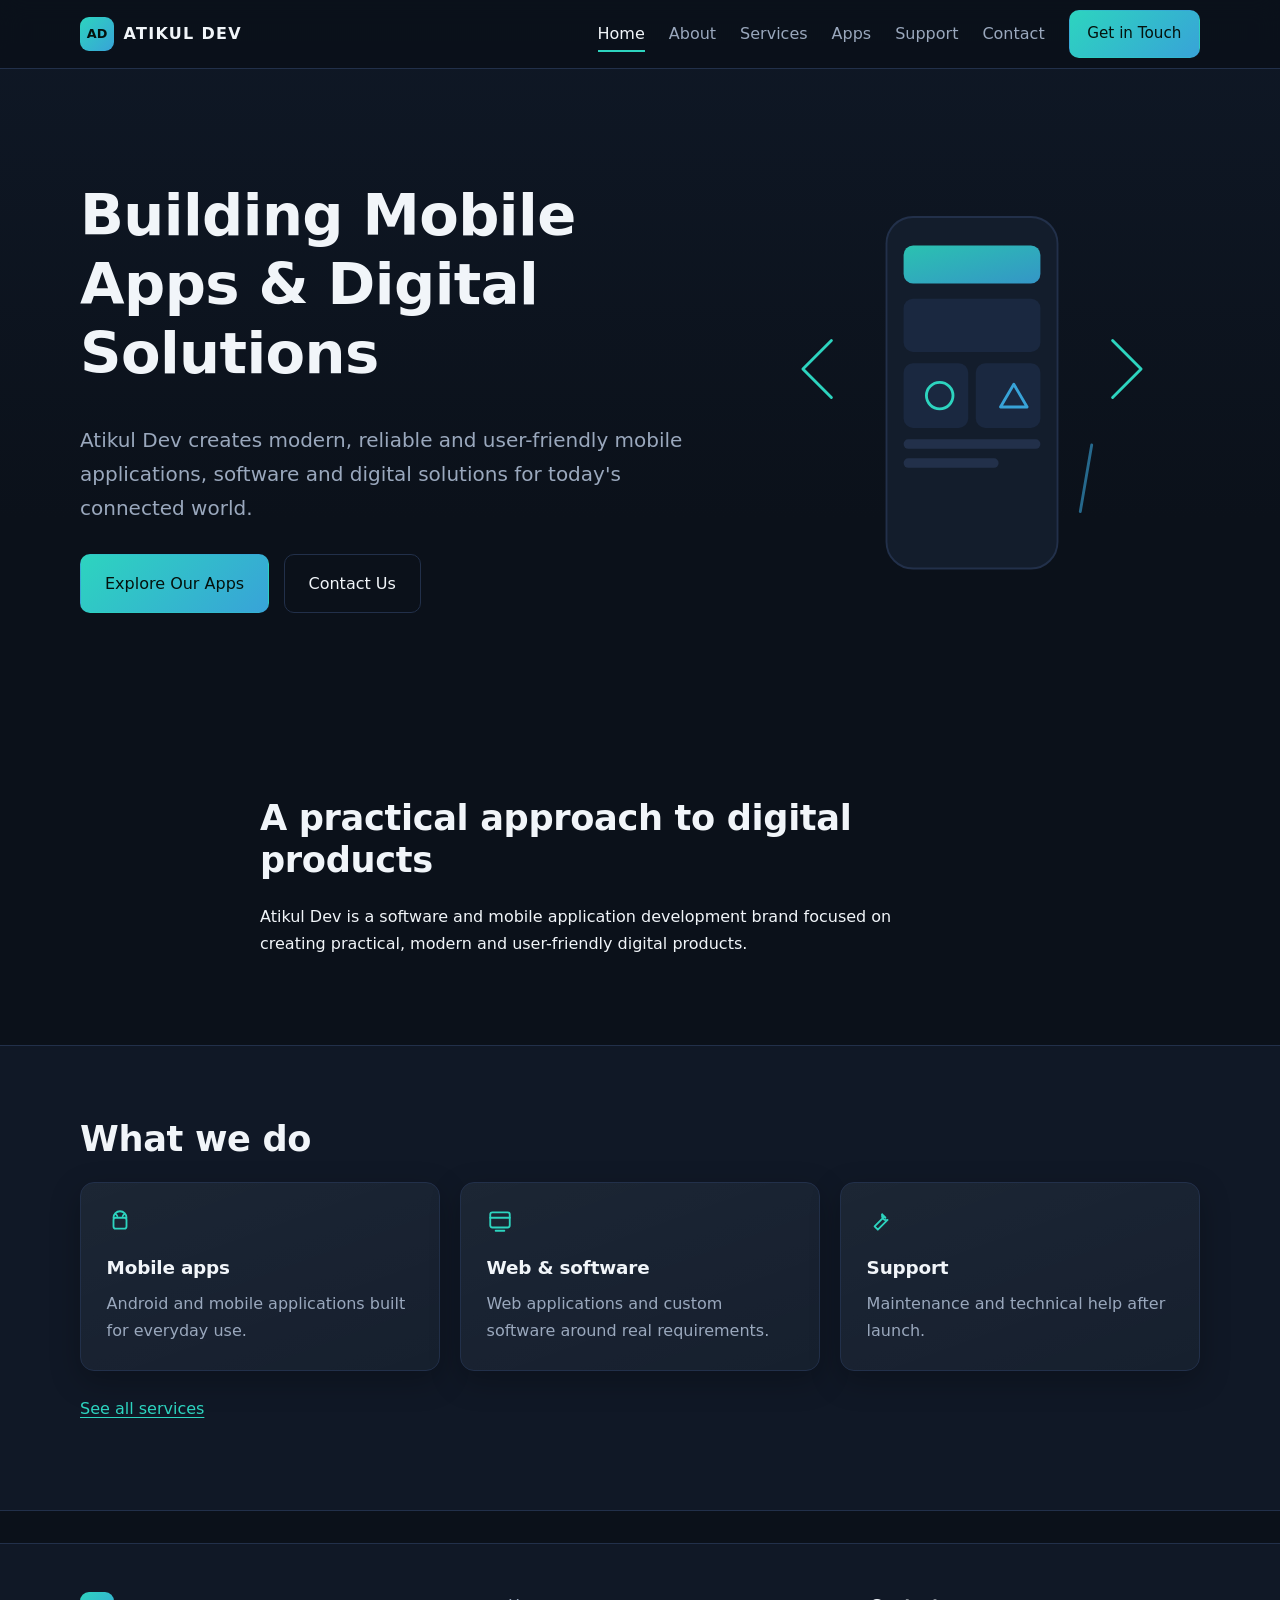
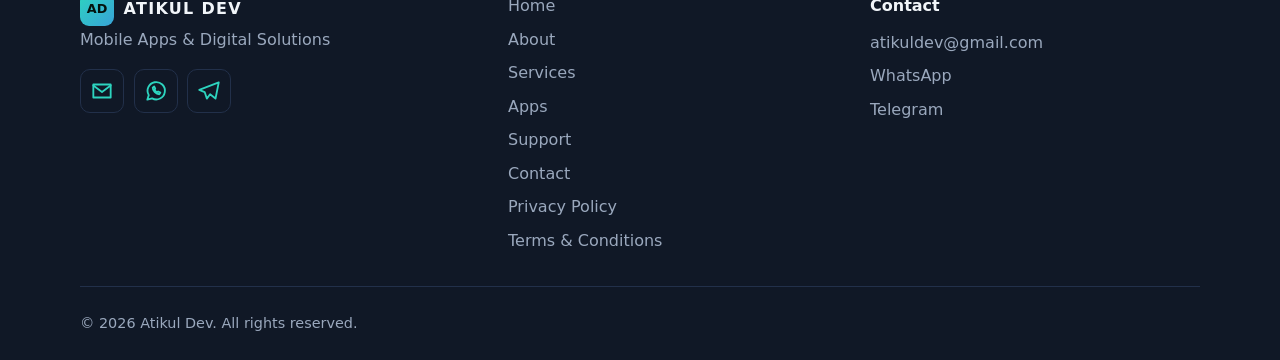
<file: index.html>
<!DOCTYPE html>
<html lang="en">
<head>
<meta charset="UTF-8">
<meta name="viewport" content="width=device-width, initial-scale=1">
<title>Atikul Dev | Mobile App &amp; Software Development</title>
<meta name="description" content="Atikul Dev develops modern mobile applications, software and digital solutions.">
<link rel="canonical" href="https://atikuldev.online/">
<meta property="og:type" content="website"><meta property="og:site_name" content="Atikul Dev">
<meta property="og:title" content="Atikul Dev | Mobile App &amp; Software Development"><meta property="og:description" content="Atikul Dev develops modern mobile applications, software and digital solutions.">
<meta property="og:url" content="https://atikuldev.online/">
<meta name="theme-color" content="#0b111a">
<link rel="icon" href="favicon.ico" sizes="any"><link rel="icon" href="assets/icons/favicon.svg" type="image/svg+xml">
<link rel="stylesheet" href="assets/css/style.css">
</head>
<body>
<a class="skip" href="#main">Skip to content</a>
<header class="site-header"><div class="wrap bar">
<a class="logo" href="index.html" aria-label="Atikul Dev home"><span class="mark" aria-hidden="true">AD</span>ATIKUL DEV</a>
<nav aria-label="Main navigation"><ul id="menu" class="menu"><li><a href="index.html" aria-current="page">Home</a></li><li><a href="about.html">About</a></li><li><a href="services.html">Services</a></li><li><a href="apps.html">Apps</a></li><li><a href="support.html">Support</a></li><li><a href="contact.html">Contact</a></li><li class="menu-cta"><a class="btn btn-sm" href="contact.html">Get in Touch</a></li></ul></nav>
<button class="burger" id="burger" aria-label="Open menu" aria-expanded="false" aria-controls="menu"><span></span><span></span><span></span></button>
</div></header>
<main id="main">
<section class="hero"><div class="wrap hgrid"><div>
<h1>Building Mobile Apps &amp; Digital Solutions</h1>
<p class="lead">Atikul Dev creates modern, reliable and user-friendly mobile applications, software and digital solutions for today's connected world.</p>
<div class="actions"><a class="btn" href="apps.html">Explore Our Apps</a><a class="btn btn-ghost" href="contact.html">Contact Us</a></div></div>
<div class="hero-visual"><svg class="hero-art" viewBox="0 0 400 420" role="img" aria-label="Abstract illustration of a mobile app interface and code"><defs><linearGradient id="g" x1="0" y1="0" x2="1" y2="1"><stop offset="0" stop-color="#2dd4bf"/><stop offset="1" stop-color="#38a3d8"/></linearGradient></defs>
<rect x="110" y="20" width="180" height="370" rx="28" fill="#131d2c" stroke="#22304a" stroke-width="2"/><rect x="128" y="50" width="144" height="40" rx="10" fill="url(#g)" opacity=".9"/>
<rect x="128" y="106" width="144" height="56" rx="10" fill="#1a2840"/><rect x="128" y="174" width="68" height="68" rx="10" fill="#1a2840"/><rect x="204" y="174" width="68" height="68" rx="10" fill="#1a2840"/>
<rect x="128" y="254" width="144" height="10" rx="5" fill="#22304a"/><rect x="128" y="274" width="100" height="10" rx="5" fill="#22304a"/><circle cx="166" cy="208" r="14" fill="none" stroke="#2dd4bf" stroke-width="3"/><path d="M230 220l14-24 14 24z" fill="none" stroke="#38a3d8" stroke-width="3" stroke-linejoin="round"/>
<g fill="none" stroke="#2dd4bf" stroke-width="3" stroke-linecap="round" stroke-linejoin="round"><path d="M52 150l-30 30 30 30"/><path d="M348 150l30 30-30 30"/></g><path d="M326 260l-12 70" stroke="#38a3d8" stroke-width="3" stroke-linecap="round" opacity=".6"/></svg></div></div></section>
<section class="section"><div class="wrap narrow"><h2>A practical approach to digital products</h2>
<p>Atikul Dev is a software and mobile application development brand focused on creating practical, modern and user-friendly digital products.</p></div></section>
<section class="section alt"><div class="wrap"><h2>What we do</h2><div class="grid3">
<article class="card"><svg class="ic" viewBox="0 0 24 24" fill="none" stroke="currentColor" stroke-width="1.700" stroke-linecap="round" stroke-linejoin="round" aria-hidden="true"><rect x="6" y="9" width="12" height="10" rx="2"/><path d="M8 5l1.500 2.500M16 5l-1.500 2.500M6 9a6 6 0 0 1 12 0"/></svg><h3>Mobile apps</h3><p>Android and mobile applications built for everyday use.</p></article>
<article class="card"><svg class="ic" viewBox="0 0 24 24" fill="none" stroke="currentColor" stroke-width="1.700" stroke-linecap="round" stroke-linejoin="round" aria-hidden="true"><rect x="3" y="4" width="18" height="14" rx="2"/><path d="M3 9h18M8 21h8"/></svg><h3>Web &amp; software</h3><p>Web applications and custom software around real requirements.</p></article>
<article class="card"><svg class="ic" viewBox="0 0 24 24" fill="none" stroke="currentColor" stroke-width="1.700" stroke-linecap="round" stroke-linejoin="round" aria-hidden="true"><path d="M14 6a4 4 0 0 0 5 5l-9 9-3-3 9-9"/><path d="M14 6l3 3"/></svg><h3>Support</h3><p>Maintenance and technical help after launch.</p></article></div>
<p class="more"><a href="services.html">See all services</a></p></div></section>
</main>
<footer class="site-footer"><div class="wrap fgrid">
<div><a class="logo" href="index.html"><span class="mark" aria-hidden="true">AD</span>ATIKUL DEV</a><p class="muted">Mobile Apps &amp; Digital Solutions</p>
<div class="social"><a href="mailto:atikuldev@gmail.com" aria-label="Email"><svg class="ic" viewBox="0 0 24 24" fill="none" stroke="currentColor" stroke-width="1.700" stroke-linecap="round" stroke-linejoin="round" aria-hidden="true"><path d="M4 6h16v12H4z"/><path d="m4 7 8 6 8-6"/></svg></a><a href="https://wa.me/8801632938703" aria-label="WhatsApp" rel="noopener"><svg class="ic" viewBox="0 0 24 24" fill="none" stroke="currentColor" stroke-width="1.700" stroke-linecap="round" stroke-linejoin="round" aria-hidden="true"><path d="M4 20l1.3-4.2A8 8 0 1 1 8.4 18.8z"/><path d="M9 9c0 3 3 6 6 6l1-1.5-2-1-1 .7c-1-.4-2-1.4-2.400-2.400l.7-1-1-2z"/></svg></a><a href="https://t.me/atikuldev" aria-label="Telegram" rel="noopener"><svg class="ic" viewBox="0 0 24 24" fill="none" stroke="currentColor" stroke-width="1.700" stroke-linecap="round" stroke-linejoin="round" aria-hidden="true"><path d="M21 4 3 11l5 2 2 6 3-4 5 4z"/></svg></a></div></div>
<nav aria-label="Footer navigation"><ul class="flinks"><li><a href="index.html">Home</a></li><li><a href="about.html">About</a></li><li><a href="services.html">Services</a></li><li><a href="apps.html">Apps</a></li><li><a href="support.html">Support</a></li><li><a href="contact.html">Contact</a></li><li><a href="privacy-policy.html">Privacy Policy</a></li><li><a href="terms.html">Terms &amp; Conditions</a></li></ul></nav>
<div><p class="fh">Contact</p><ul class="flinks"><li><a href="mailto:atikuldev@gmail.com">atikuldev@gmail.com</a></li><li><a href="https://wa.me/8801632938703" rel="noopener">WhatsApp</a></li><li><a href="https://t.me/atikuldev" rel="noopener">Telegram</a></li></ul></div>
</div><div class="wrap copy">&copy; 2026 Atikul Dev. All rights reserved.</div></footer>
<script src="assets/js/script.js" defer></script>
</body></html>
</file>
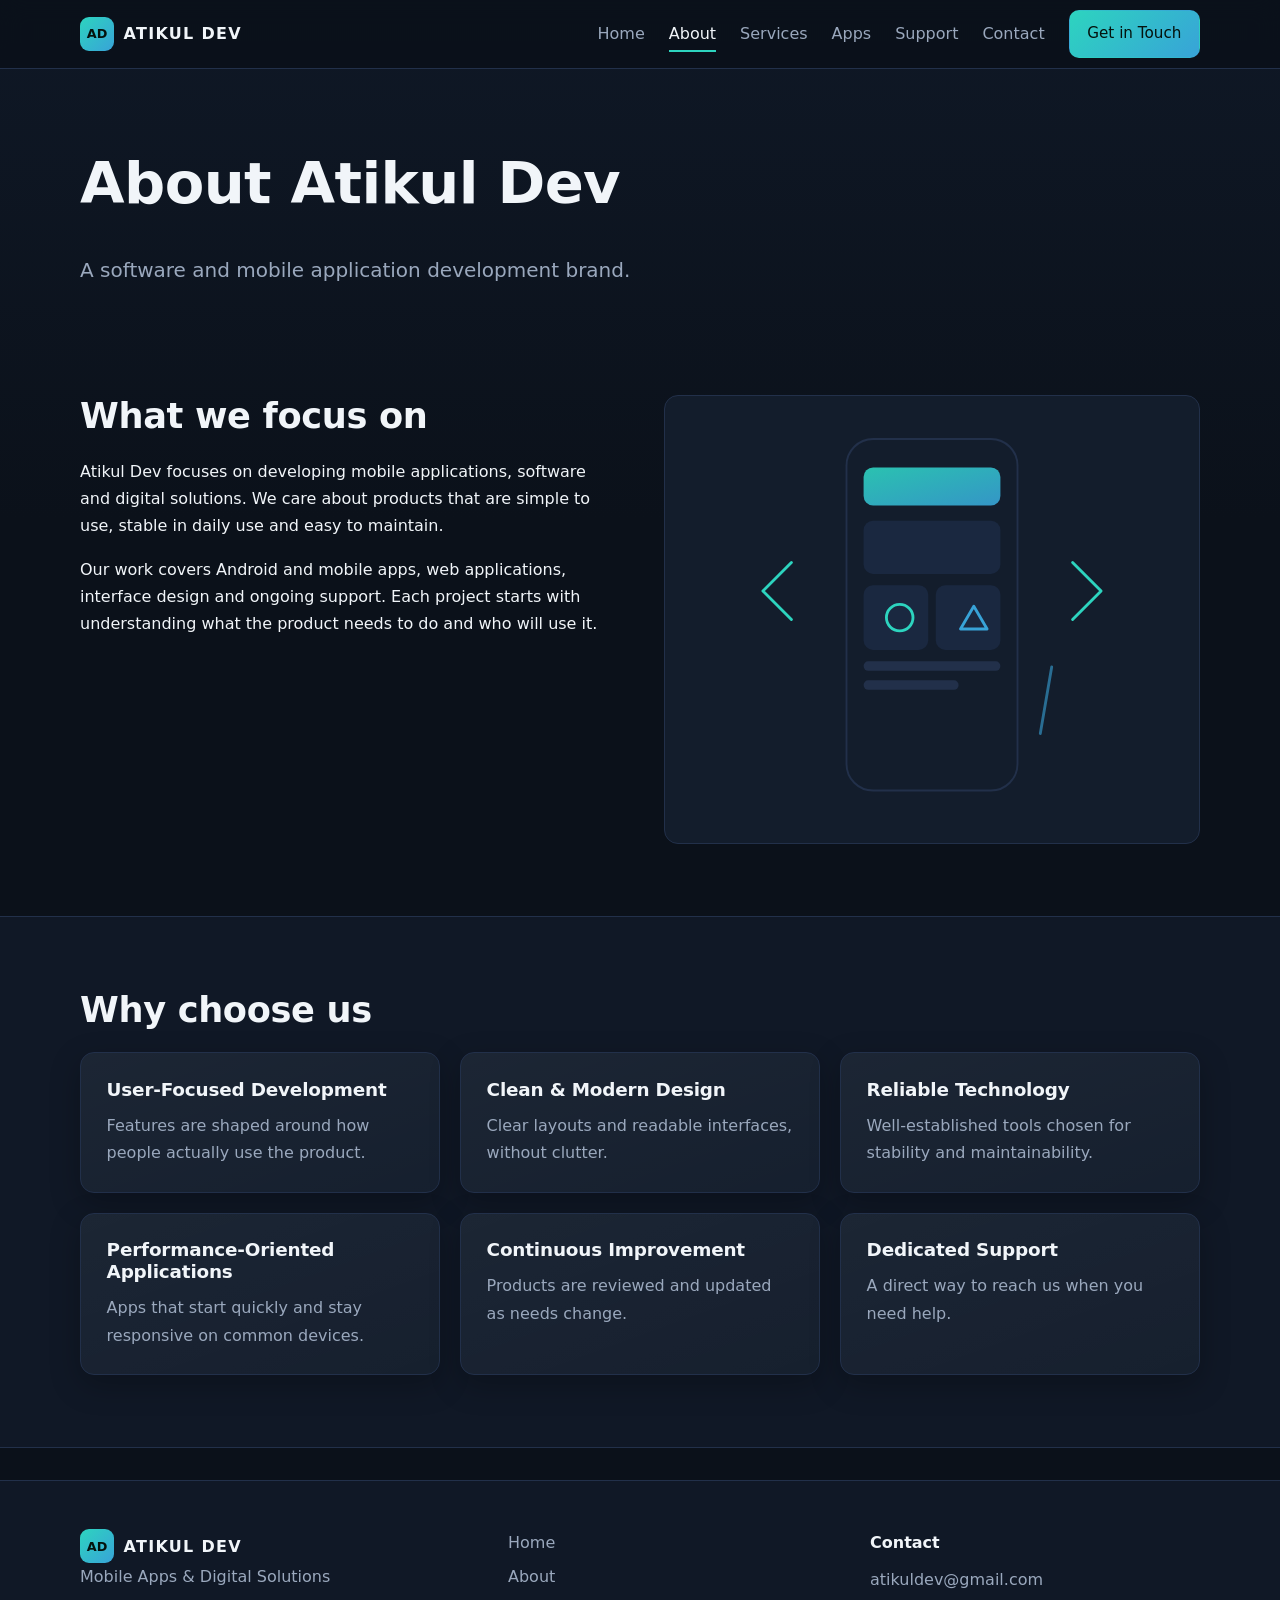
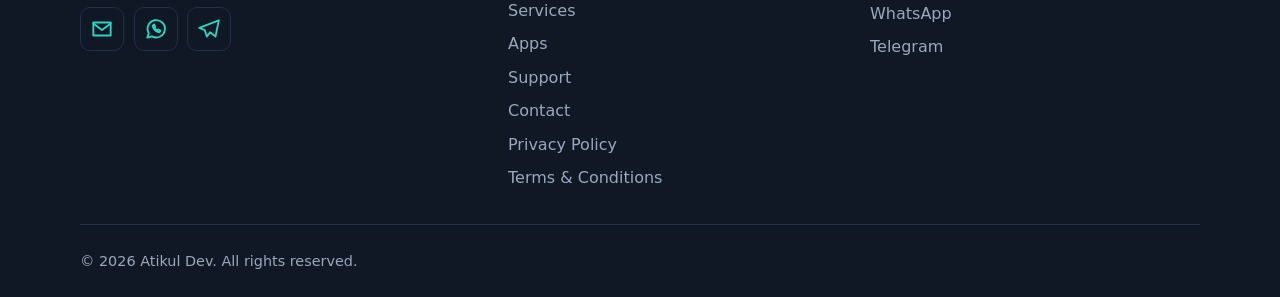
<file: about.html>
<!DOCTYPE html>
<html lang="en">
<head>
<meta charset="UTF-8">
<meta name="viewport" content="width=device-width, initial-scale=1">
<title>About Atikul Dev | Atikul Dev</title>
<meta name="description" content="Learn about Atikul Dev, a software and mobile application development brand.">
<link rel="canonical" href="https://atikuldev.online/about.html">
<meta property="og:type" content="website"><meta property="og:site_name" content="Atikul Dev">
<meta property="og:title" content="About Atikul Dev | Atikul Dev"><meta property="og:description" content="Learn about Atikul Dev, a software and mobile application development brand.">
<meta property="og:url" content="https://atikuldev.online/about.html">
<meta name="theme-color" content="#0b111a">
<link rel="icon" href="favicon.ico" sizes="any"><link rel="icon" href="assets/icons/favicon.svg" type="image/svg+xml">
<link rel="stylesheet" href="assets/css/style.css">
</head>
<body>
<a class="skip" href="#main">Skip to content</a>
<header class="site-header"><div class="wrap bar">
<a class="logo" href="index.html" aria-label="Atikul Dev home"><span class="mark" aria-hidden="true">AD</span>ATIKUL DEV</a>
<nav aria-label="Main navigation"><ul id="menu" class="menu"><li><a href="index.html">Home</a></li><li><a href="about.html" aria-current="page">About</a></li><li><a href="services.html">Services</a></li><li><a href="apps.html">Apps</a></li><li><a href="support.html">Support</a></li><li><a href="contact.html">Contact</a></li><li class="menu-cta"><a class="btn btn-sm" href="contact.html">Get in Touch</a></li></ul></nav>
<button class="burger" id="burger" aria-label="Open menu" aria-expanded="false" aria-controls="menu"><span></span><span></span><span></span></button>
</div></header>
<main id="main">

<section class="page-head"><div class="wrap"><h1>About Atikul Dev</h1><p class="lead">A software and mobile application development brand.</p></div></section>
<section class="section"><div class="wrap two"><div><h2>What we focus on</h2>
<p>Atikul Dev focuses on developing mobile applications, software and digital solutions. We care about products that are simple to use, stable in daily use and easy to maintain.</p>
<p>Our work covers Android and mobile apps, web applications, interface design and ongoing support. Each project starts with understanding what the product needs to do and who will use it.</p></div>
<div class="panel"><svg class="hero-art" viewBox="0 0 400 420" role="img" aria-label="Abstract illustration of a mobile app interface and code"><defs><linearGradient id="g" x1="0" y1="0" x2="1" y2="1"><stop offset="0" stop-color="#2dd4bf"/><stop offset="1" stop-color="#38a3d8"/></linearGradient></defs>
<rect x="110" y="20" width="180" height="370" rx="28" fill="#131d2c" stroke="#22304a" stroke-width="2"/><rect x="128" y="50" width="144" height="40" rx="10" fill="url(#g)" opacity=".9"/>
<rect x="128" y="106" width="144" height="56" rx="10" fill="#1a2840"/><rect x="128" y="174" width="68" height="68" rx="10" fill="#1a2840"/><rect x="204" y="174" width="68" height="68" rx="10" fill="#1a2840"/>
<rect x="128" y="254" width="144" height="10" rx="5" fill="#22304a"/><rect x="128" y="274" width="100" height="10" rx="5" fill="#22304a"/><circle cx="166" cy="208" r="14" fill="none" stroke="#2dd4bf" stroke-width="3"/><path d="M230 220l14-24 14 24z" fill="none" stroke="#38a3d8" stroke-width="3" stroke-linejoin="round"/>
<g fill="none" stroke="#2dd4bf" stroke-width="3" stroke-linecap="round" stroke-linejoin="round"><path d="M52 150l-30 30 30 30"/><path d="M348 150l30 30-30 30"/></g><path d="M326 260l-12 70" stroke="#38a3d8" stroke-width="3" stroke-linecap="round" opacity=".6"/></svg></div></div></section>
<section class="section alt" id="why"><div class="wrap"><h2>Why choose us</h2><div class="grid3">
<article class="card"><h3>User-Focused Development</h3><p>Features are shaped around how people actually use the product.</p></article>
<article class="card"><h3>Clean &amp; Modern Design</h3><p>Clear layouts and readable interfaces, without clutter.</p></article>
<article class="card"><h3>Reliable Technology</h3><p>Well-established tools chosen for stability and maintainability.</p></article>
<article class="card"><h3>Performance-Oriented Applications</h3><p>Apps that start quickly and stay responsive on common devices.</p></article>
<article class="card"><h3>Continuous Improvement</h3><p>Products are reviewed and updated as needs change.</p></article>
<article class="card"><h3>Dedicated Support</h3><p>A direct way to reach us when you need help.</p></article></div></div></section>
</main>
<footer class="site-footer"><div class="wrap fgrid">
<div><a class="logo" href="index.html"><span class="mark" aria-hidden="true">AD</span>ATIKUL DEV</a><p class="muted">Mobile Apps &amp; Digital Solutions</p>
<div class="social"><a href="mailto:atikuldev@gmail.com" aria-label="Email"><svg class="ic" viewBox="0 0 24 24" fill="none" stroke="currentColor" stroke-width="1.700" stroke-linecap="round" stroke-linejoin="round" aria-hidden="true"><path d="M4 6h16v12H4z"/><path d="m4 7 8 6 8-6"/></svg></a><a href="https://wa.me/8801632938703" aria-label="WhatsApp" rel="noopener"><svg class="ic" viewBox="0 0 24 24" fill="none" stroke="currentColor" stroke-width="1.700" stroke-linecap="round" stroke-linejoin="round" aria-hidden="true"><path d="M4 20l1.3-4.2A8 8 0 1 1 8.4 18.8z"/><path d="M9 9c0 3 3 6 6 6l1-1.5-2-1-1 .7c-1-.4-2-1.4-2.400-2.400l.7-1-1-2z"/></svg></a><a href="https://t.me/atikuldev" aria-label="Telegram" rel="noopener"><svg class="ic" viewBox="0 0 24 24" fill="none" stroke="currentColor" stroke-width="1.700" stroke-linecap="round" stroke-linejoin="round" aria-hidden="true"><path d="M21 4 3 11l5 2 2 6 3-4 5 4z"/></svg></a></div></div>
<nav aria-label="Footer navigation"><ul class="flinks"><li><a href="index.html">Home</a></li><li><a href="about.html">About</a></li><li><a href="services.html">Services</a></li><li><a href="apps.html">Apps</a></li><li><a href="support.html">Support</a></li><li><a href="contact.html">Contact</a></li><li><a href="privacy-policy.html">Privacy Policy</a></li><li><a href="terms.html">Terms &amp; Conditions</a></li></ul></nav>
<div><p class="fh">Contact</p><ul class="flinks"><li><a href="mailto:atikuldev@gmail.com">atikuldev@gmail.com</a></li><li><a href="https://wa.me/8801632938703" rel="noopener">WhatsApp</a></li><li><a href="https://t.me/atikuldev" rel="noopener">Telegram</a></li></ul></div>
</div><div class="wrap copy">&copy; 2026 Atikul Dev. All rights reserved.</div></footer>
<script src="assets/js/script.js" defer></script>
</body></html>
</file>
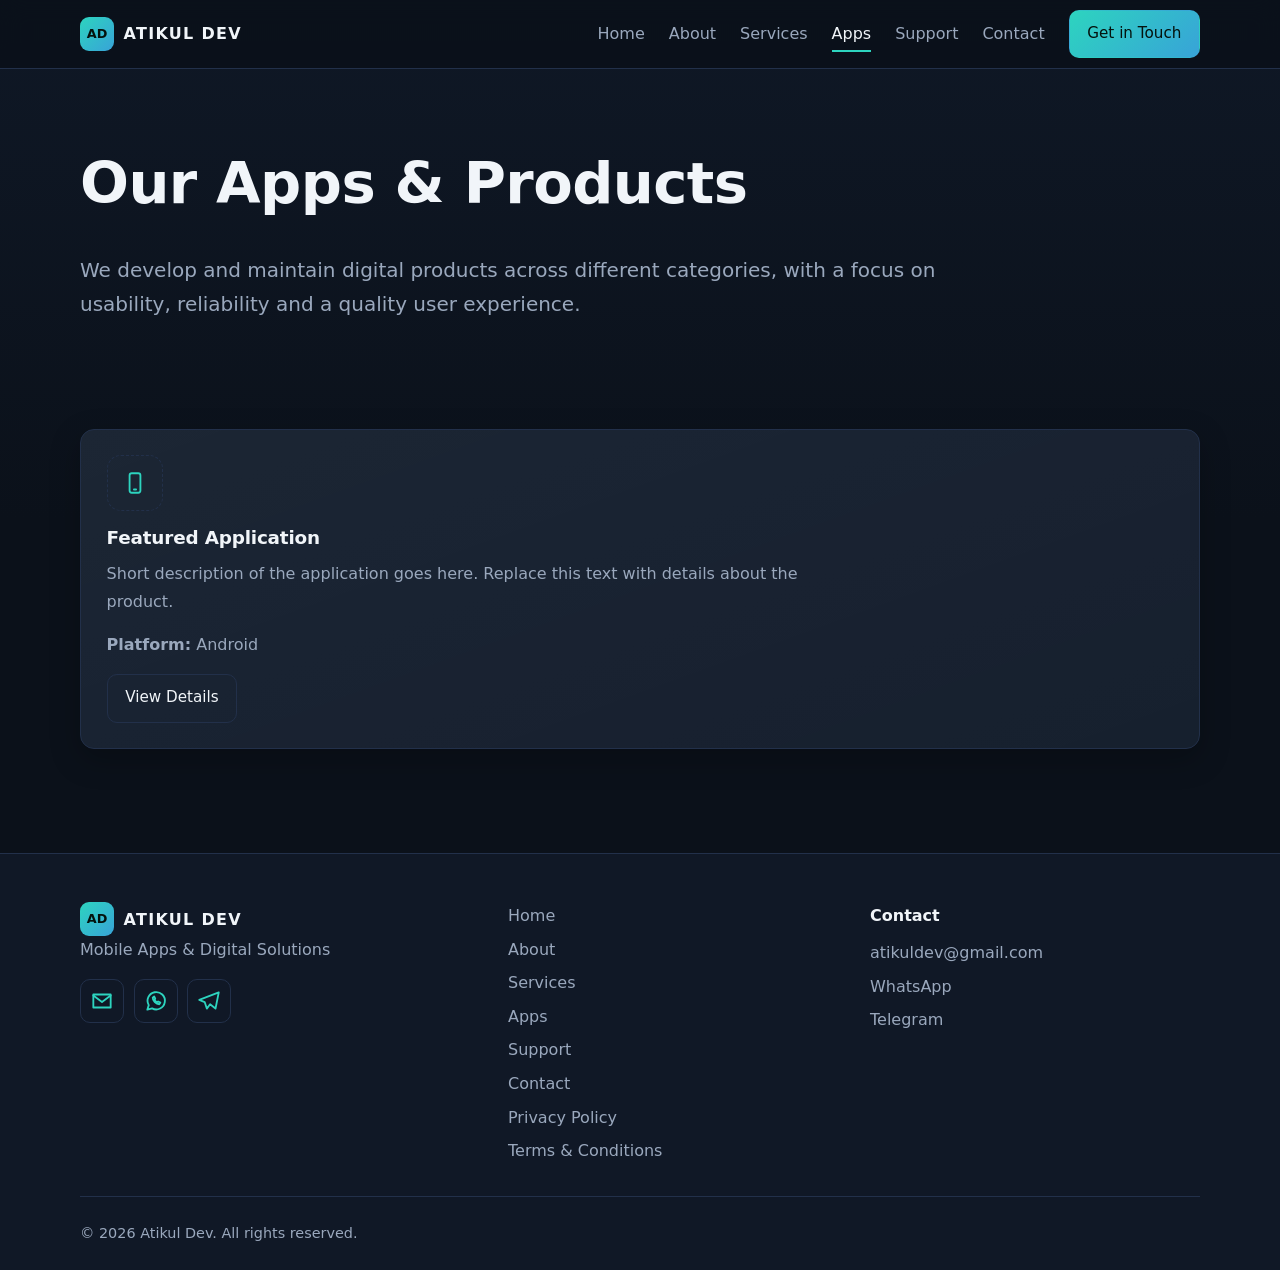
<file: apps.html>
<!DOCTYPE html>
<html lang="en">
<head>
<meta charset="UTF-8">
<meta name="viewport" content="width=device-width, initial-scale=1">
<title>Our Apps &amp; Products | Atikul Dev</title>
<meta name="description" content="Apps and digital products by Atikul Dev.">
<link rel="canonical" href="https://atikuldev.online/apps.html">
<meta property="og:type" content="website"><meta property="og:site_name" content="Atikul Dev">
<meta property="og:title" content="Our Apps &amp; Products | Atikul Dev"><meta property="og:description" content="Apps and digital products by Atikul Dev.">
<meta property="og:url" content="https://atikuldev.online/apps.html">
<meta name="theme-color" content="#0b111a">
<link rel="icon" href="favicon.ico" sizes="any"><link rel="icon" href="assets/icons/favicon.svg" type="image/svg+xml">
<link rel="stylesheet" href="assets/css/style.css">
</head>
<body>
<a class="skip" href="#main">Skip to content</a>
<header class="site-header"><div class="wrap bar">
<a class="logo" href="index.html" aria-label="Atikul Dev home"><span class="mark" aria-hidden="true">AD</span>ATIKUL DEV</a>
<nav aria-label="Main navigation"><ul id="menu" class="menu"><li><a href="index.html">Home</a></li><li><a href="about.html">About</a></li><li><a href="services.html">Services</a></li><li><a href="apps.html" aria-current="page">Apps</a></li><li><a href="support.html">Support</a></li><li><a href="contact.html">Contact</a></li><li class="menu-cta"><a class="btn btn-sm" href="contact.html">Get in Touch</a></li></ul></nav>
<button class="burger" id="burger" aria-label="Open menu" aria-expanded="false" aria-controls="menu"><span></span><span></span><span></span></button>
</div></header>
<main id="main">

<section class="page-head"><div class="wrap"><h1>Our Apps &amp; Products</h1><p class="lead">We develop and maintain digital products across different categories, with a focus on usability, reliability and a quality user experience.</p></div></section>
<section class="section"><div class="wrap"><div class="grid3" id="apps-grid">
<!-- ADD NEW APPS: copy one <article class="card app"> block below and edit the text. -->
<article class="card app"><div class="app-icon" aria-hidden="true"><svg class="ic" viewBox="0 0 24 24" fill="none" stroke="currentColor" stroke-width="1.700" stroke-linecap="round" stroke-linejoin="round" aria-hidden="true"><rect x="7" y="3" width="10" height="18" rx="2"/><path d="M11 18h2"/></svg></div><h3>Featured Application</h3>
<p>Short description of the application goes here. Replace this text with details about the product.</p>
<p class="meta"><strong>Platform:</strong> Android</p><a class="btn btn-sm btn-ghost" href="contact.html">View Details</a></article>
<!-- END APP CARD -->
</div></div></section>
</main>
<footer class="site-footer"><div class="wrap fgrid">
<div><a class="logo" href="index.html"><span class="mark" aria-hidden="true">AD</span>ATIKUL DEV</a><p class="muted">Mobile Apps &amp; Digital Solutions</p>
<div class="social"><a href="mailto:atikuldev@gmail.com" aria-label="Email"><svg class="ic" viewBox="0 0 24 24" fill="none" stroke="currentColor" stroke-width="1.700" stroke-linecap="round" stroke-linejoin="round" aria-hidden="true"><path d="M4 6h16v12H4z"/><path d="m4 7 8 6 8-6"/></svg></a><a href="https://wa.me/8801632938703" aria-label="WhatsApp" rel="noopener"><svg class="ic" viewBox="0 0 24 24" fill="none" stroke="currentColor" stroke-width="1.700" stroke-linecap="round" stroke-linejoin="round" aria-hidden="true"><path d="M4 20l1.3-4.2A8 8 0 1 1 8.4 18.8z"/><path d="M9 9c0 3 3 6 6 6l1-1.5-2-1-1 .7c-1-.4-2-1.4-2.400-2.400l.7-1-1-2z"/></svg></a><a href="https://t.me/atikuldev" aria-label="Telegram" rel="noopener"><svg class="ic" viewBox="0 0 24 24" fill="none" stroke="currentColor" stroke-width="1.700" stroke-linecap="round" stroke-linejoin="round" aria-hidden="true"><path d="M21 4 3 11l5 2 2 6 3-4 5 4z"/></svg></a></div></div>
<nav aria-label="Footer navigation"><ul class="flinks"><li><a href="index.html">Home</a></li><li><a href="about.html">About</a></li><li><a href="services.html">Services</a></li><li><a href="apps.html">Apps</a></li><li><a href="support.html">Support</a></li><li><a href="contact.html">Contact</a></li><li><a href="privacy-policy.html">Privacy Policy</a></li><li><a href="terms.html">Terms &amp; Conditions</a></li></ul></nav>
<div><p class="fh">Contact</p><ul class="flinks"><li><a href="mailto:atikuldev@gmail.com">atikuldev@gmail.com</a></li><li><a href="https://wa.me/8801632938703" rel="noopener">WhatsApp</a></li><li><a href="https://t.me/atikuldev" rel="noopener">Telegram</a></li></ul></div>
</div><div class="wrap copy">&copy; 2026 Atikul Dev. All rights reserved.</div></footer>
<script src="assets/js/script.js" defer></script>
</body></html>
</file>
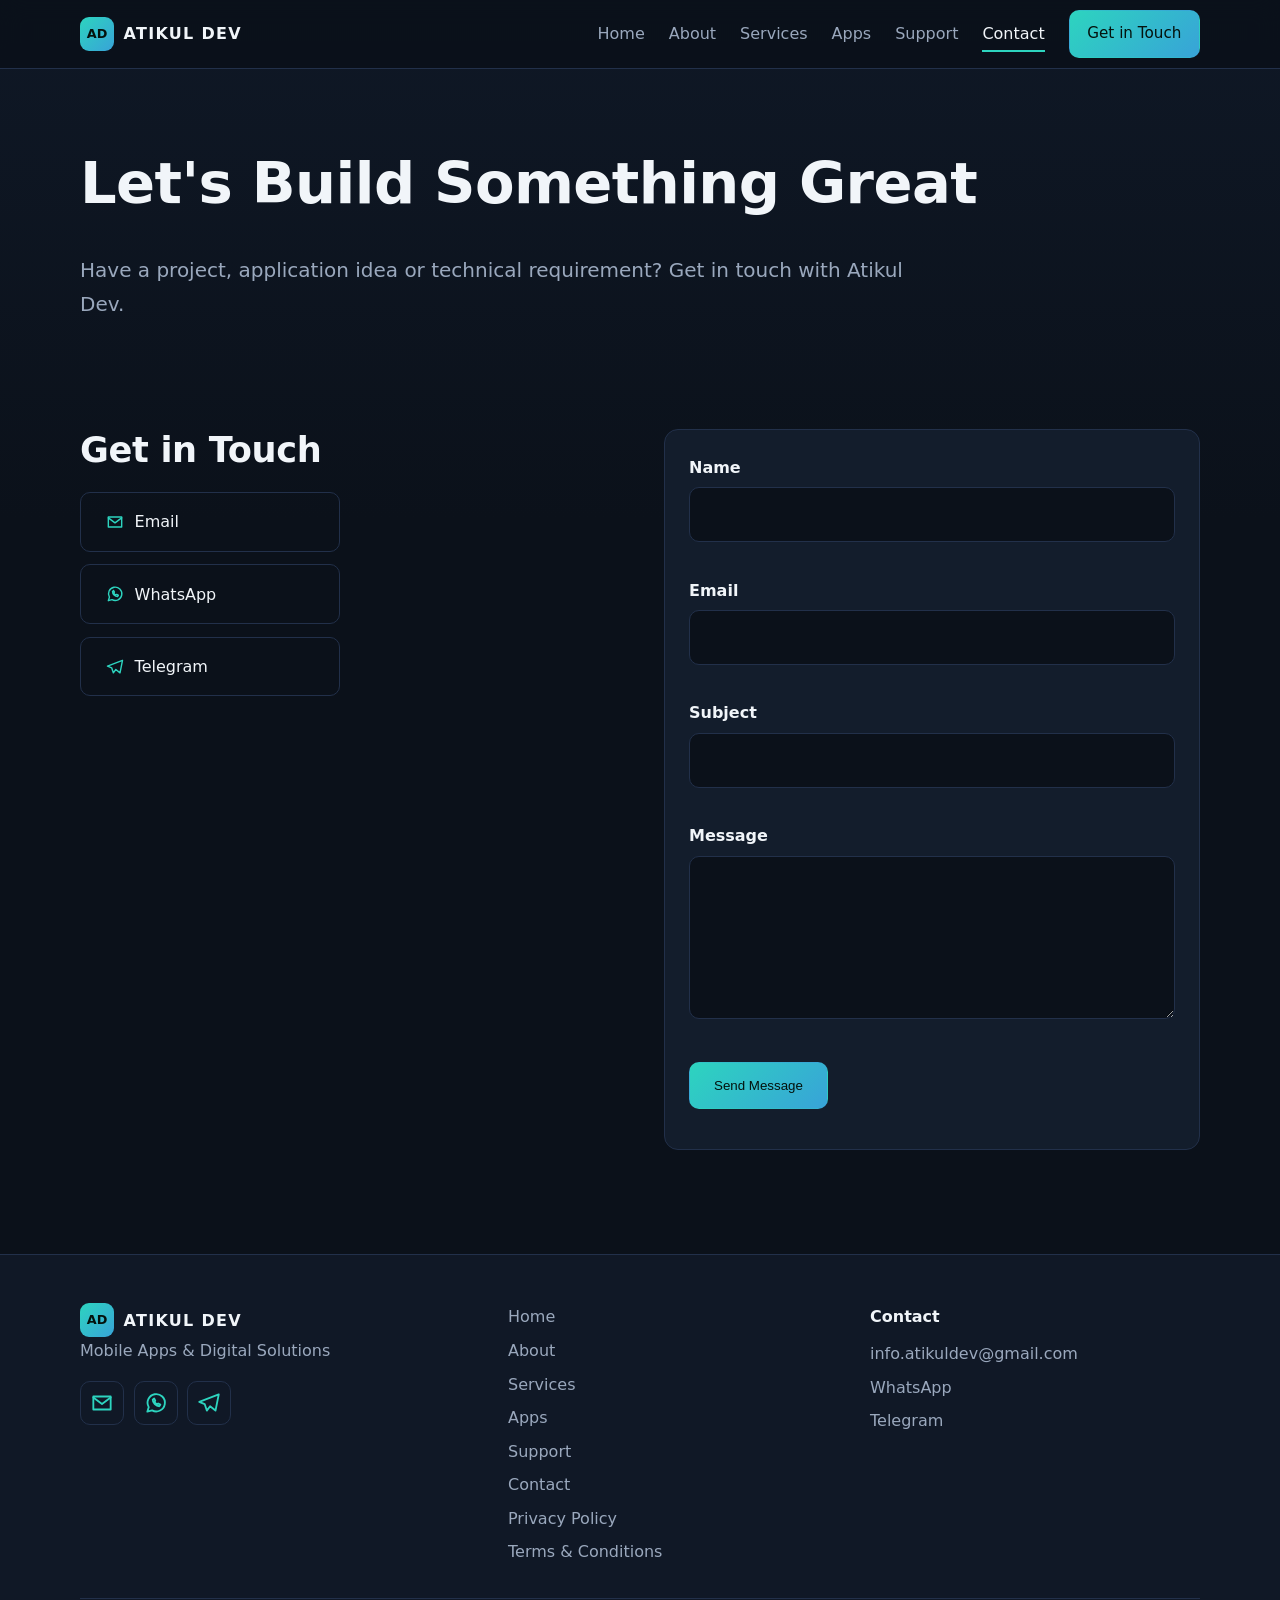
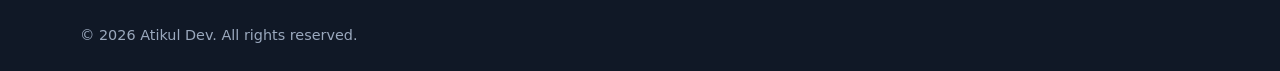
<file: contact.html>
<!DOCTYPE html>
<html lang="en">
<head>
<meta charset="UTF-8">
<meta name="viewport" content="width=device-width, initial-scale=1">
<title>Contact | Atikul Dev</title>
<meta name="description" content="Get in touch with Atikul Dev about your project, app idea or technical requirement.">
<link rel="canonical" href="https://atikuldev.online/contact.html">
<meta property="og:type" content="website"><meta property="og:site_name" content="Atikul Dev">
<meta property="og:title" content="Contact | Atikul Dev"><meta property="og:description" content="Get in touch with Atikul Dev about your project, app idea or technical requirement.">
<meta property="og:url" content="https://atikuldev.online/contact.html">
<meta name="theme-color" content="#0b111a">
<link rel="icon" href="favicon.ico" sizes="any"><link rel="icon" href="assets/icons/favicon.svg" type="image/svg+xml">
<link rel="stylesheet" href="assets/css/style.css">
</head>
<body>
<a class="skip" href="#main">Skip to content</a>
<header class="site-header"><div class="wrap bar">
<a class="logo" href="index.html" aria-label="Atikul Dev home"><span class="mark" aria-hidden="true">AD</span>ATIKUL DEV</a>
<nav aria-label="Main navigation"><ul id="menu" class="menu"><li><a href="index.html">Home</a></li><li><a href="about.html">About</a></li><li><a href="services.html">Services</a></li><li><a href="apps.html">Apps</a></li><li><a href="support.html">Support</a></li><li><a href="contact.html" aria-current="page">Contact</a></li><li class="menu-cta"><a class="btn btn-sm" href="contact.html">Get in Touch</a></li></ul></nav>
<button class="burger" id="burger" aria-label="Open menu" aria-expanded="false" aria-controls="menu"><span></span><span></span><span></span></button>
</div></header>
<main id="main">

<section class="page-head"><div class="wrap"><h1>Let's Build Something Great</h1><p class="lead">Have a project, application idea or technical requirement? Get in touch with Atikul Dev.</p></div></section>
<section class="section"><div class="wrap two">
<div><h2>Get in Touch</h2><div class="stack">
<a class="btn btn-ghost btn-ic" href="mailto:info.atikuldev@gmail.com"><svg class="ic" viewBox="0 0 24 24" fill="none" stroke="currentColor" stroke-width="1.700" stroke-linecap="round" stroke-linejoin="round" aria-hidden="true"><path d="M4 6h16v12H4z"/><path d="m4 7 8 6 8-6"/></svg>Email</a><a class="btn btn-ghost btn-ic" href="https://wa.me/8801632938703" rel="noopener"><svg class="ic" viewBox="0 0 24 24" fill="none" stroke="currentColor" stroke-width="1.700" stroke-linecap="round" stroke-linejoin="round" aria-hidden="true"><path d="M4 20l1.3-4.2A8 8 0 1 1 8.4 18.8z"/><path d="M9 9c0 3 3 6 6 6l1-1.5-2-1-1 .7c-1-.4-2-1.4-2.400-2.400l.7-1-1-2z"/></svg>WhatsApp</a><a class="btn btn-ghost btn-ic" href="https://t.me/atikuldev" rel="noopener"><svg class="ic" viewBox="0 0 24 24" fill="none" stroke="currentColor" stroke-width="1.700" stroke-linecap="round" stroke-linejoin="round" aria-hidden="true"><path d="M21 4 3 11l5 2 2 6 3-4 5 4z"/></svg>Telegram</a></div></div>
<form id="contact-form" class="form" novalidate>
<div class="field"><label for="name">Name</label><input id="name" name="name" type="text" autocomplete="name" required><span class="err" id="e-name"></span></div>
<div class="field"><label for="email">Email</label><input id="email" name="email" type="email" autocomplete="email" required><span class="err" id="e-email"></span></div>
<div class="field"><label for="subject">Subject</label><input id="subject" name="subject" type="text" required><span class="err" id="e-subject"></span></div>
<div class="field"><label for="message">Message</label><textarea id="message" name="message" rows="5" required></textarea><span class="err" id="e-message"></span></div>
<button class="btn" type="submit">Send Message</button><p class="status" id="form-status" role="status" aria-live="polite"></p></form></div></section>
</main>
<footer class="site-footer"><div class="wrap fgrid">
<div><a class="logo" href="index.html"><span class="mark" aria-hidden="true">AD</span>ATIKUL DEV</a><p class="muted">Mobile Apps &amp; Digital Solutions</p>
<div class="social"><a href="mailto:info.atikuldev@gmail.com" aria-label="Email"><svg class="ic" viewBox="0 0 24 24" fill="none" stroke="currentColor" stroke-width="1.700" stroke-linecap="round" stroke-linejoin="round" aria-hidden="true"><path d="M4 6h16v12H4z"/><path d="m4 7 8 6 8-6"/></svg></a><a href="https://wa.me/8801632938703" aria-label="WhatsApp" rel="noopener"><svg class="ic" viewBox="0 0 24 24" fill="none" stroke="currentColor" stroke-width="1.700" stroke-linecap="round" stroke-linejoin="round" aria-hidden="true"><path d="M4 20l1.3-4.2A8 8 0 1 1 8.4 18.8z"/><path d="M9 9c0 3 3 6 6 6l1-1.5-2-1-1 .7c-1-.4-2-1.4-2.400-2.400l.7-1-1-2z"/></svg></a><a href="https://t.me/atikuldev" aria-label="Telegram" rel="noopener"><svg class="ic" viewBox="0 0 24 24" fill="none" stroke="currentColor" stroke-width="1.700" stroke-linecap="round" stroke-linejoin="round" aria-hidden="true"><path d="M21 4 3 11l5 2 2 6 3-4 5 4z"/></svg></a></div></div>
<nav aria-label="Footer navigation"><ul class="flinks"><li><a href="index.html">Home</a></li><li><a href="about.html">About</a></li><li><a href="services.html">Services</a></li><li><a href="apps.html">Apps</a></li><li><a href="support.html">Support</a></li><li><a href="contact.html">Contact</a></li><li><a href="privacy-policy.html">Privacy Policy</a></li><li><a href="terms.html">Terms &amp; Conditions</a></li></ul></nav>
<div><p class="fh">Contact</p><ul class="flinks"><li><a href="mailto:info.atikuldev@gmail.com">info.atikuldev@gmail.com</a></li><li><a href="https://wa.me/8801632938703" rel="noopener">WhatsApp</a></li><li><a href="https://t.me/atikuldev" rel="noopener">Telegram</a></li></ul></div>
</div><div class="wrap copy">&copy; 2026 Atikul Dev. All rights reserved.</div></footer>
<script src="assets/js/script.js" defer></script>
</body></html>
</file>
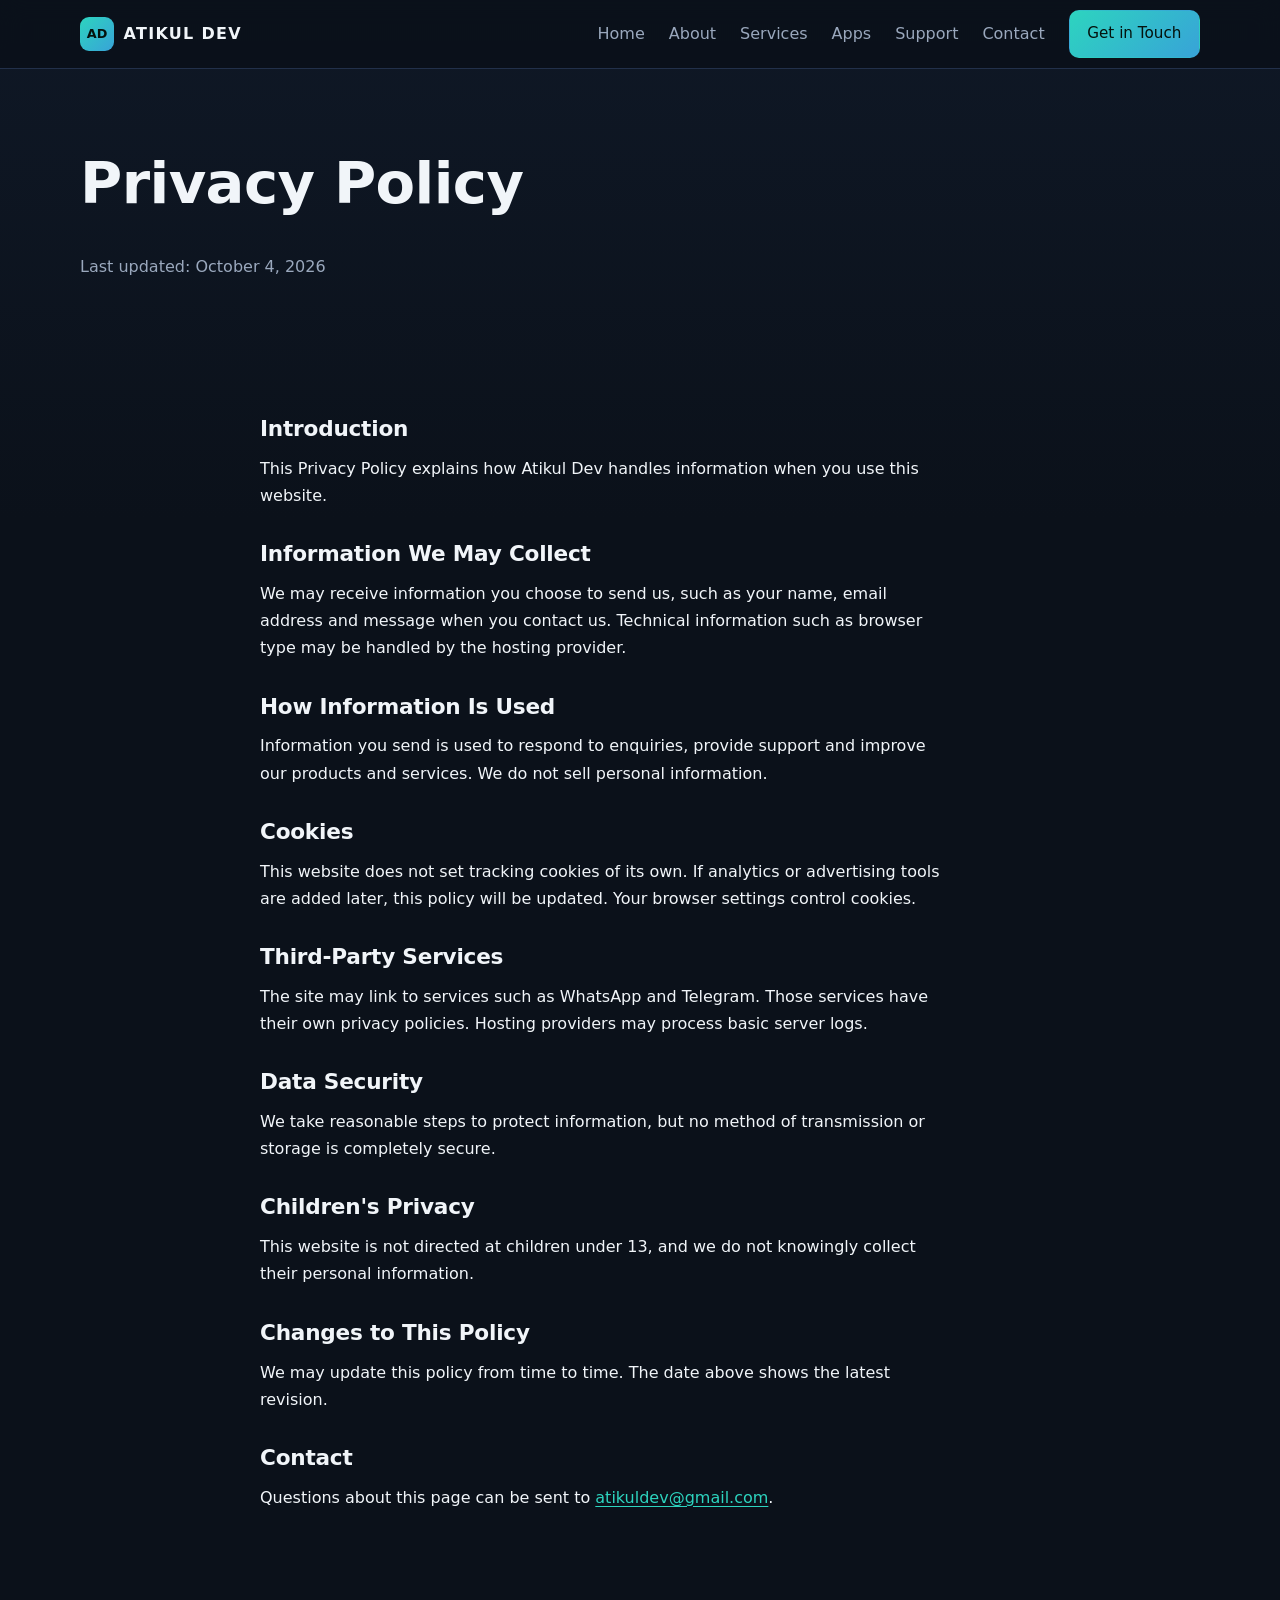
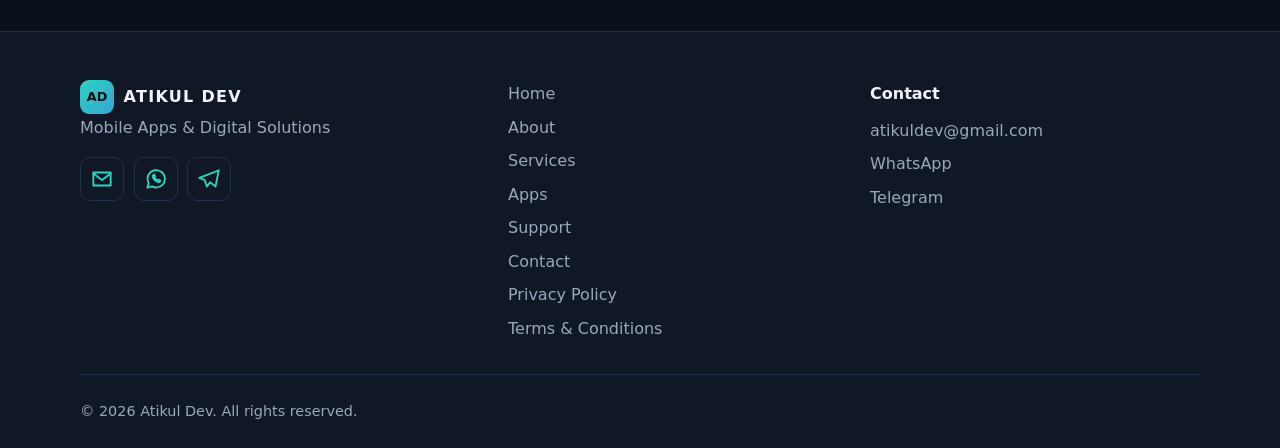
<file: privacy-policy.html>
<!DOCTYPE html>
<html lang="en">
<head>
<meta charset="UTF-8">
<meta name="viewport" content="width=device-width, initial-scale=1">
<title>Privacy Policy | Atikul Dev</title>
<meta name="description" content="Privacy Policy for the Atikul Dev website.">
<link rel="canonical" href="https://atikuldev.online/privacy-policy.html">
<meta property="og:type" content="website"><meta property="og:site_name" content="Atikul Dev">
<meta property="og:title" content="Privacy Policy | Atikul Dev"><meta property="og:description" content="Privacy Policy for the Atikul Dev website.">
<meta property="og:url" content="https://atikuldev.online/privacy-policy.html">
<meta name="theme-color" content="#0b111a">
<link rel="icon" href="favicon.ico" sizes="any"><link rel="icon" href="assets/icons/favicon.svg" type="image/svg+xml">
<link rel="stylesheet" href="assets/css/style.css">
</head>
<body>
<a class="skip" href="#main">Skip to content</a>
<header class="site-header"><div class="wrap bar">
<a class="logo" href="index.html" aria-label="Atikul Dev home"><span class="mark" aria-hidden="true">AD</span>ATIKUL DEV</a>
<nav aria-label="Main navigation"><ul id="menu" class="menu"><li><a href="index.html">Home</a></li><li><a href="about.html">About</a></li><li><a href="services.html">Services</a></li><li><a href="apps.html">Apps</a></li><li><a href="support.html">Support</a></li><li><a href="contact.html">Contact</a></li><li class="menu-cta"><a class="btn btn-sm" href="contact.html">Get in Touch</a></li></ul></nav>
<button class="burger" id="burger" aria-label="Open menu" aria-expanded="false" aria-controls="menu"><span></span><span></span><span></span></button>
</div></header>
<main id="main">
<section class="page-head"><div class="wrap"><h1>Privacy Policy</h1><p class="muted">Last updated: October 4, 2026</p></div></section><section class="section"><div class="wrap narrow legal"><h2>Introduction</h2><p>This Privacy Policy explains how Atikul Dev handles information when you use this website.</p><h2>Information We May Collect</h2><p>We may receive information you choose to send us, such as your name, email address and message when you contact us. Technical information such as browser type may be handled by the hosting provider.</p><h2>How Information Is Used</h2><p>Information you send is used to respond to enquiries, provide support and improve our products and services. We do not sell personal information.</p><h2>Cookies</h2><p>This website does not set tracking cookies of its own. If analytics or advertising tools are added later, this policy will be updated. Your browser settings control cookies.</p><h2>Third-Party Services</h2><p>The site may link to services such as WhatsApp and Telegram. Those services have their own privacy policies. Hosting providers may process basic server logs.</p><h2>Data Security</h2><p>We take reasonable steps to protect information, but no method of transmission or storage is completely secure.</p><h2>Children's Privacy</h2><p>This website is not directed at children under 13, and we do not knowingly collect their personal information.</p><h2>Changes to This Policy</h2><p>We may update this policy from time to time. The date above shows the latest revision.</p><h2>Contact</h2><p>Questions about this page can be sent to <a href="mailto:atikuldev@gmail.com">atikuldev@gmail.com</a>.</p></div></section>
</main>
<footer class="site-footer"><div class="wrap fgrid">
<div><a class="logo" href="index.html"><span class="mark" aria-hidden="true">AD</span>ATIKUL DEV</a><p class="muted">Mobile Apps &amp; Digital Solutions</p>
<div class="social"><a href="mailto:atikuldev@gmail.com" aria-label="Email"><svg class="ic" viewBox="0 0 24 24" fill="none" stroke="currentColor" stroke-width="1.700" stroke-linecap="round" stroke-linejoin="round" aria-hidden="true"><path d="M4 6h16v12H4z"/><path d="m4 7 8 6 8-6"/></svg></a><a href="https://wa.me/8801632938703" aria-label="WhatsApp" rel="noopener"><svg class="ic" viewBox="0 0 24 24" fill="none" stroke="currentColor" stroke-width="1.700" stroke-linecap="round" stroke-linejoin="round" aria-hidden="true"><path d="M4 20l1.3-4.2A8 8 0 1 1 8.4 18.8z"/><path d="M9 9c0 3 3 6 6 6l1-1.5-2-1-1 .7c-1-.4-2-1.4-2.400-2.400l.7-1-1-2z"/></svg></a><a href="https://t.me/atikuldev" aria-label="Telegram" rel="noopener"><svg class="ic" viewBox="0 0 24 24" fill="none" stroke="currentColor" stroke-width="1.700" stroke-linecap="round" stroke-linejoin="round" aria-hidden="true"><path d="M21 4 3 11l5 2 2 6 3-4 5 4z"/></svg></a></div></div>
<nav aria-label="Footer navigation"><ul class="flinks"><li><a href="index.html">Home</a></li><li><a href="about.html">About</a></li><li><a href="services.html">Services</a></li><li><a href="apps.html">Apps</a></li><li><a href="support.html">Support</a></li><li><a href="contact.html">Contact</a></li><li><a href="privacy-policy.html">Privacy Policy</a></li><li><a href="terms.html">Terms &amp; Conditions</a></li></ul></nav>
<div><p class="fh">Contact</p><ul class="flinks"><li><a href="mailto:atikuldev@gmail.com">atikuldev@gmail.com</a></li><li><a href="https://wa.me/8801632938703" rel="noopener">WhatsApp</a></li><li><a href="https://t.me/atikuldev" rel="noopener">Telegram</a></li></ul></div>
</div><div class="wrap copy">&copy; 2026 Atikul Dev. All rights reserved.</div></footer>
<script src="assets/js/script.js" defer></script>
</body></html>
</file>
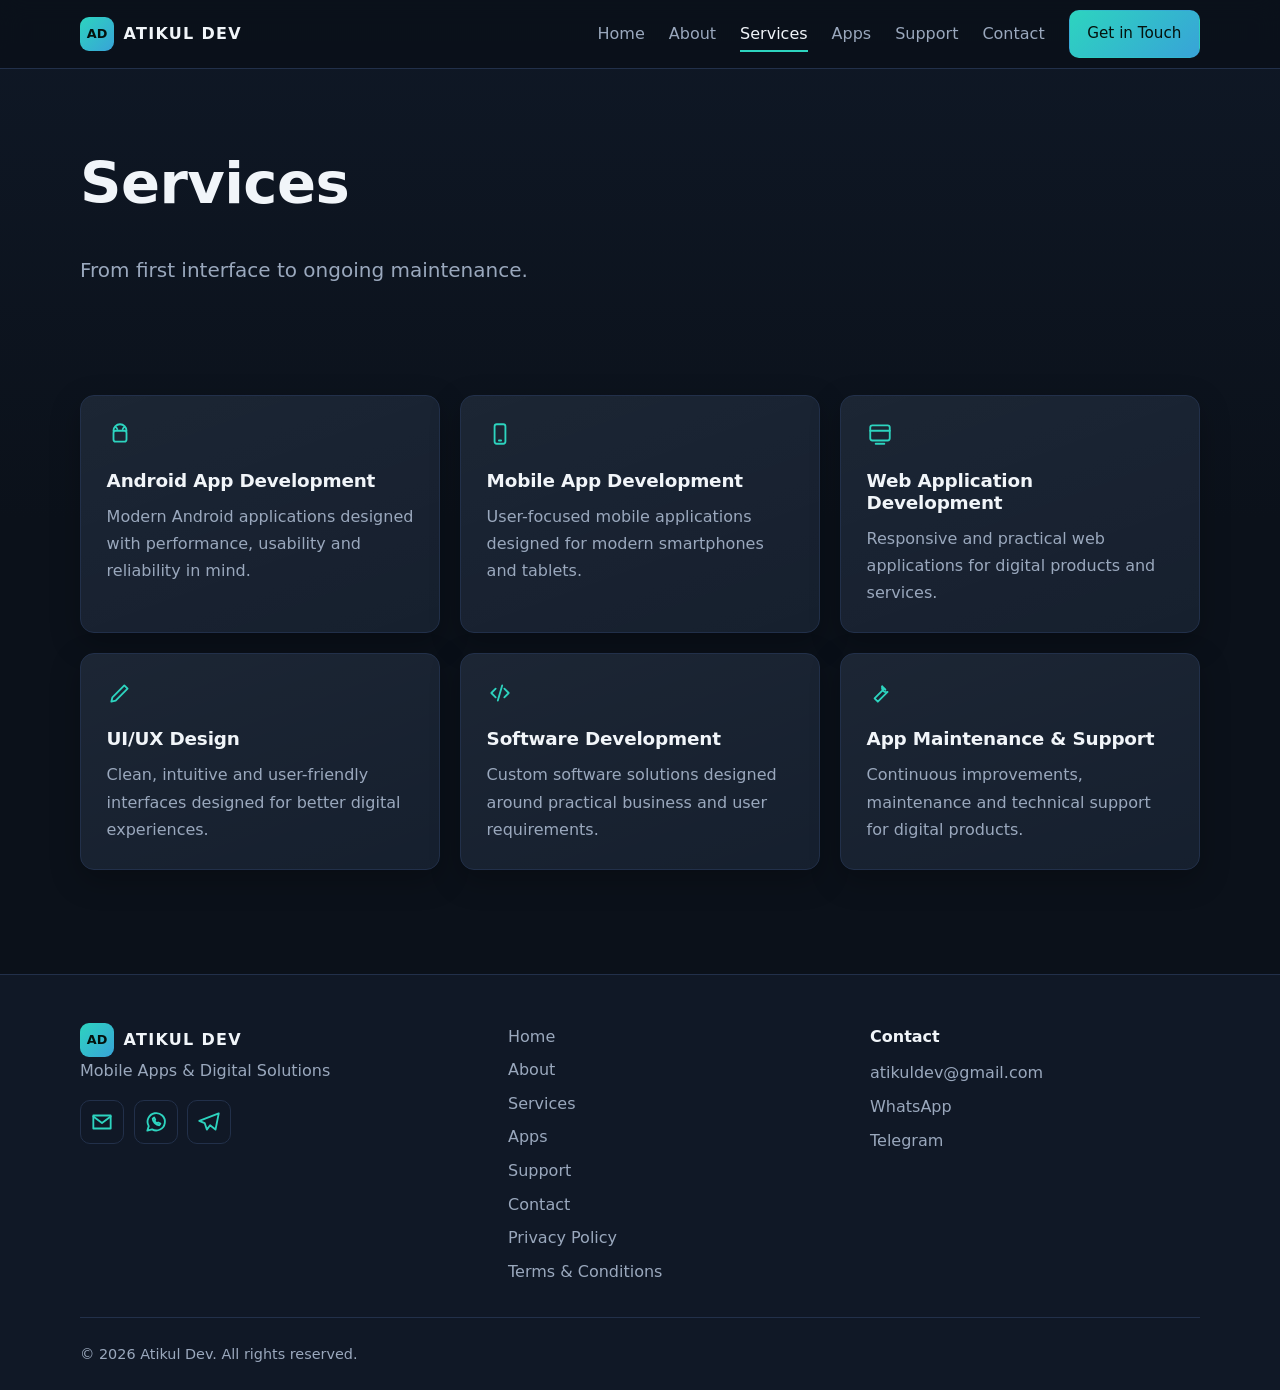
<file: services.html>
<!DOCTYPE html>
<html lang="en">
<head>
<meta charset="UTF-8">
<meta name="viewport" content="width=device-width, initial-scale=1">
<title>Services | Atikul Dev</title>
<meta name="description" content="Android, mobile and web development, UI/UX design, software development and app support from Atikul Dev.">
<link rel="canonical" href="https://atikuldev.online/services.html">
<meta property="og:type" content="website"><meta property="og:site_name" content="Atikul Dev">
<meta property="og:title" content="Services | Atikul Dev"><meta property="og:description" content="Android, mobile and web development, UI/UX design, software development and app support from Atikul Dev.">
<meta property="og:url" content="https://atikuldev.online/services.html">
<meta name="theme-color" content="#0b111a">
<link rel="icon" href="favicon.ico" sizes="any"><link rel="icon" href="assets/icons/favicon.svg" type="image/svg+xml">
<link rel="stylesheet" href="assets/css/style.css">
</head>
<body>
<a class="skip" href="#main">Skip to content</a>
<header class="site-header"><div class="wrap bar">
<a class="logo" href="index.html" aria-label="Atikul Dev home"><span class="mark" aria-hidden="true">AD</span>ATIKUL DEV</a>
<nav aria-label="Main navigation"><ul id="menu" class="menu"><li><a href="index.html">Home</a></li><li><a href="about.html">About</a></li><li><a href="services.html" aria-current="page">Services</a></li><li><a href="apps.html">Apps</a></li><li><a href="support.html">Support</a></li><li><a href="contact.html">Contact</a></li><li class="menu-cta"><a class="btn btn-sm" href="contact.html">Get in Touch</a></li></ul></nav>
<button class="burger" id="burger" aria-label="Open menu" aria-expanded="false" aria-controls="menu"><span></span><span></span><span></span></button>
</div></header>
<main id="main">

<section class="page-head"><div class="wrap"><h1>Services</h1><p class="lead">From first interface to ongoing maintenance.</p></div></section>
<section class="section"><div class="wrap"><div class="grid3"><article class="card"><svg class="ic" viewBox="0 0 24 24" fill="none" stroke="currentColor" stroke-width="1.700" stroke-linecap="round" stroke-linejoin="round" aria-hidden="true"><rect x="6" y="9" width="12" height="10" rx="2"/><path d="M8 5l1.500 2.500M16 5l-1.500 2.500M6 9a6 6 0 0 1 12 0"/></svg><h3>Android App Development</h3><p>Modern Android applications designed with performance, usability and reliability in mind.</p></article><article class="card"><svg class="ic" viewBox="0 0 24 24" fill="none" stroke="currentColor" stroke-width="1.700" stroke-linecap="round" stroke-linejoin="round" aria-hidden="true"><rect x="7" y="3" width="10" height="18" rx="2"/><path d="M11 18h2"/></svg><h3>Mobile App Development</h3><p>User-focused mobile applications designed for modern smartphones and tablets.</p></article><article class="card"><svg class="ic" viewBox="0 0 24 24" fill="none" stroke="currentColor" stroke-width="1.700" stroke-linecap="round" stroke-linejoin="round" aria-hidden="true"><rect x="3" y="4" width="18" height="14" rx="2"/><path d="M3 9h18M8 21h8"/></svg><h3>Web Application Development</h3><p>Responsive and practical web applications for digital products and services.</p></article><article class="card"><svg class="ic" viewBox="0 0 24 24" fill="none" stroke="currentColor" stroke-width="1.700" stroke-linecap="round" stroke-linejoin="round" aria-hidden="true"><path d="M4 20l4-1 11-11-3-3L5 16z"/></svg><h3>UI/UX Design</h3><p>Clean, intuitive and user-friendly interfaces designed for better digital experiences.</p></article><article class="card"><svg class="ic" viewBox="0 0 24 24" fill="none" stroke="currentColor" stroke-width="1.700" stroke-linecap="round" stroke-linejoin="round" aria-hidden="true"><path d="m8 8-4 4 4 4M16 8l4 4-4 4M14 5l-4 14"/></svg><h3>Software Development</h3><p>Custom software solutions designed around practical business and user requirements.</p></article><article class="card"><svg class="ic" viewBox="0 0 24 24" fill="none" stroke="currentColor" stroke-width="1.700" stroke-linecap="round" stroke-linejoin="round" aria-hidden="true"><path d="M14 6a4 4 0 0 0 5 5l-9 9-3-3 9-9"/><path d="M14 6l3 3"/></svg><h3>App Maintenance &amp; Support</h3><p>Continuous improvements, maintenance and technical support for digital products.</p></article></div></div></section>
</main>
<footer class="site-footer"><div class="wrap fgrid">
<div><a class="logo" href="index.html"><span class="mark" aria-hidden="true">AD</span>ATIKUL DEV</a><p class="muted">Mobile Apps &amp; Digital Solutions</p>
<div class="social"><a href="mailto:atikuldev@gmail.com" aria-label="Email"><svg class="ic" viewBox="0 0 24 24" fill="none" stroke="currentColor" stroke-width="1.700" stroke-linecap="round" stroke-linejoin="round" aria-hidden="true"><path d="M4 6h16v12H4z"/><path d="m4 7 8 6 8-6"/></svg></a><a href="https://wa.me/8801632938703" aria-label="WhatsApp" rel="noopener"><svg class="ic" viewBox="0 0 24 24" fill="none" stroke="currentColor" stroke-width="1.700" stroke-linecap="round" stroke-linejoin="round" aria-hidden="true"><path d="M4 20l1.3-4.2A8 8 0 1 1 8.4 18.8z"/><path d="M9 9c0 3 3 6 6 6l1-1.5-2-1-1 .7c-1-.4-2-1.4-2.400-2.400l.7-1-1-2z"/></svg></a><a href="https://t.me/atikuldev" aria-label="Telegram" rel="noopener"><svg class="ic" viewBox="0 0 24 24" fill="none" stroke="currentColor" stroke-width="1.700" stroke-linecap="round" stroke-linejoin="round" aria-hidden="true"><path d="M21 4 3 11l5 2 2 6 3-4 5 4z"/></svg></a></div></div>
<nav aria-label="Footer navigation"><ul class="flinks"><li><a href="index.html">Home</a></li><li><a href="about.html">About</a></li><li><a href="services.html">Services</a></li><li><a href="apps.html">Apps</a></li><li><a href="support.html">Support</a></li><li><a href="contact.html">Contact</a></li><li><a href="privacy-policy.html">Privacy Policy</a></li><li><a href="terms.html">Terms &amp; Conditions</a></li></ul></nav>
<div><p class="fh">Contact</p><ul class="flinks"><li><a href="mailto:atikuldev@gmail.com">atikuldev@gmail.com</a></li><li><a href="https://wa.me/8801632938703" rel="noopener">WhatsApp</a></li><li><a href="https://t.me/atikuldev" rel="noopener">Telegram</a></li></ul></div>
</div><div class="wrap copy">&copy; 2026 Atikul Dev. All rights reserved.</div></footer>
<script src="assets/js/script.js" defer></script>
</body></html>
</file>
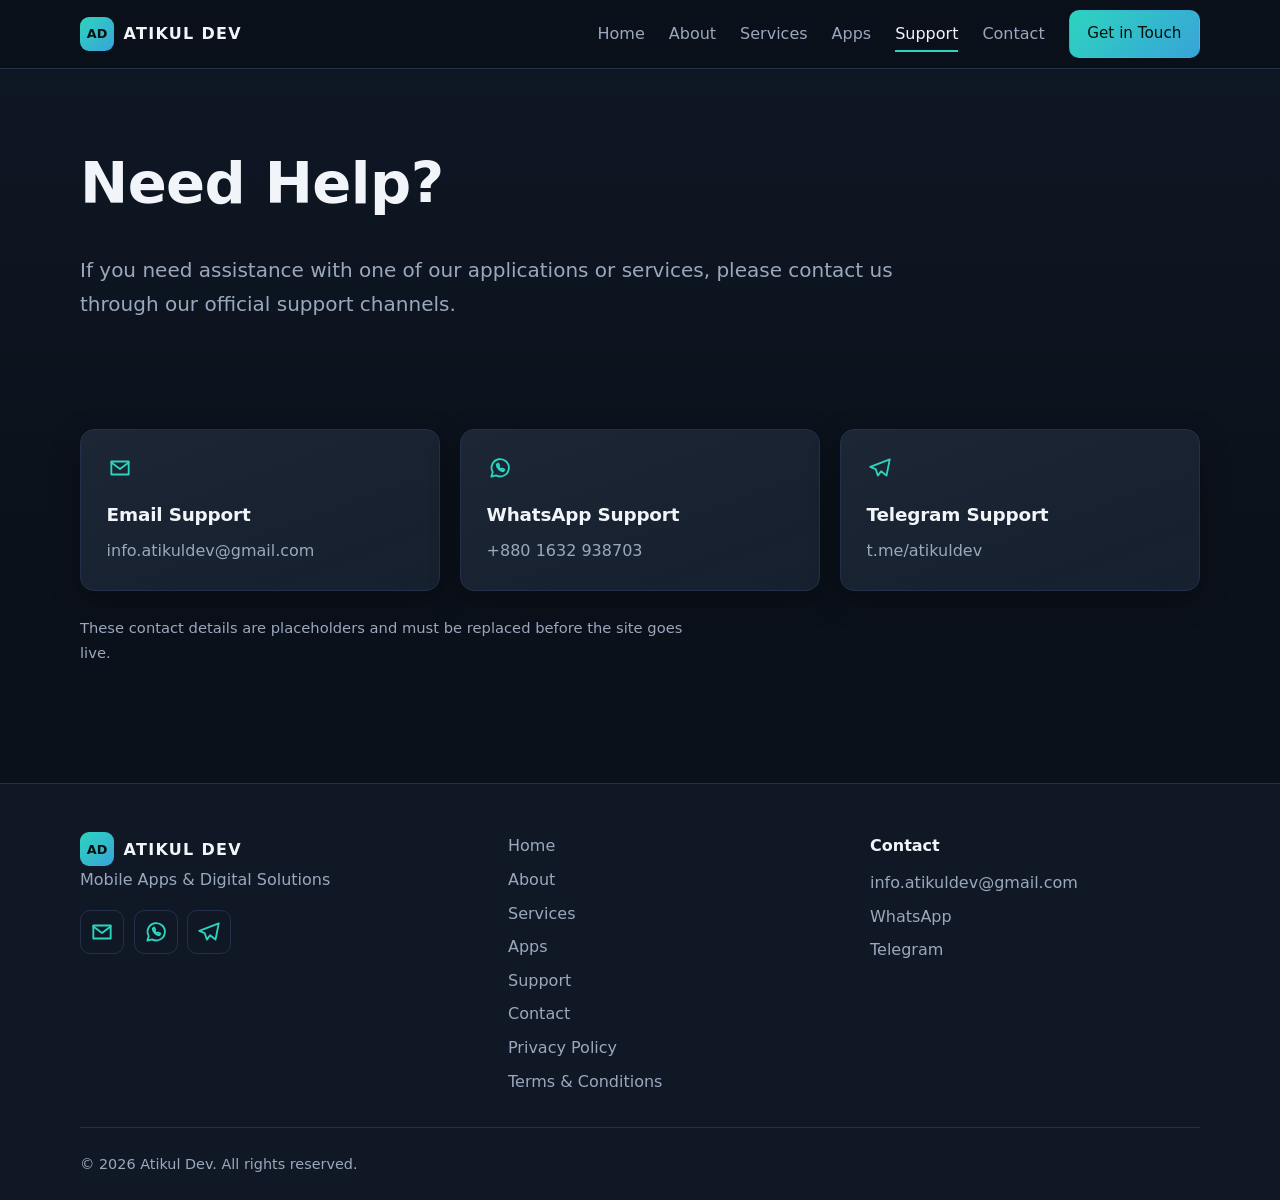
<file: support.html>
<!DOCTYPE html>
<html lang="en">
<head>
<meta charset="UTF-8">
<meta name="viewport" content="width=device-width, initial-scale=1">
<title>Support | Atikul Dev</title>
<meta name="description" content="Get help with Atikul Dev applications and services.">
<link rel="canonical" href="https://atikuldev.online/support.html">
<meta property="og:type" content="website"><meta property="og:site_name" content="Atikul Dev">
<meta property="og:title" content="Support | Atikul Dev"><meta property="og:description" content="Get help with Atikul Dev applications and services.">
<meta property="og:url" content="https://atikuldev.online/support.html">
<meta name="theme-color" content="#0b111a">
<link rel="icon" href="favicon.ico" sizes="any"><link rel="icon" href="assets/icons/favicon.svg" type="image/svg+xml">
<link rel="stylesheet" href="assets/css/style.css">
</head>
<body>
<a class="skip" href="#main">Skip to content</a>
<header class="site-header"><div class="wrap bar">
<a class="logo" href="index.html" aria-label="Atikul Dev home"><span class="mark" aria-hidden="true">AD</span>ATIKUL DEV</a>
<nav aria-label="Main navigation"><ul id="menu" class="menu"><li><a href="index.html">Home</a></li><li><a href="about.html">About</a></li><li><a href="services.html">Services</a></li><li><a href="apps.html">Apps</a></li><li><a href="support.html" aria-current="page">Support</a></li><li><a href="contact.html">Contact</a></li><li class="menu-cta"><a class="btn btn-sm" href="contact.html">Get in Touch</a></li></ul></nav>
<button class="burger" id="burger" aria-label="Open menu" aria-expanded="false" aria-controls="menu"><span></span><span></span><span></span></button>
</div></header>
<main id="main">

<section class="page-head"><div class="wrap"><h1>Need Help?</h1><p class="lead">If you need assistance with one of our applications or services, please contact us through our official support channels.</p></div></section>
<section class="section"><div class="wrap"><div class="grid3">
<a class="card link-card" href="mailto:info.atikuldev@gmail.com"><svg class="ic" viewBox="0 0 24 24" fill="none" stroke="currentColor" stroke-width="1.700" stroke-linecap="round" stroke-linejoin="round" aria-hidden="true"><path d="M4 6h16v12H4z"/><path d="m4 7 8 6 8-6"/></svg><h3>Email Support</h3><p>info.atikuldev@gmail.com</p></a>
<a class="card link-card" href="https://wa.me/8801632938703" rel="noopener"><svg class="ic" viewBox="0 0 24 24" fill="none" stroke="currentColor" stroke-width="1.700" stroke-linecap="round" stroke-linejoin="round" aria-hidden="true"><path d="M4 20l1.3-4.2A8 8 0 1 1 8.4 18.8z"/><path d="M9 9c0 3 3 6 6 6l1-1.5-2-1-1 .7c-1-.4-2-1.4-2.400-2.400l.7-1-1-2z"/></svg><h3>WhatsApp Support</h3><p>+880 1632 938703</p></a>
<a class="card link-card" href="https://t.me/atikuldev" rel="noopener"><svg class="ic" viewBox="0 0 24 24" fill="none" stroke="currentColor" stroke-width="1.700" stroke-linecap="round" stroke-linejoin="round" aria-hidden="true"><path d="M21 4 3 11l5 2 2 6 3-4 5 4z"/></svg><h3>Telegram Support</h3><p>t.me/atikuldev</p></a></div>
<p class="note">These contact details are placeholders and must be replaced before the site goes live.</p></div></section>
</main>
<footer class="site-footer"><div class="wrap fgrid">
<div><a class="logo" href="index.html"><span class="mark" aria-hidden="true">AD</span>ATIKUL DEV</a><p class="muted">Mobile Apps &amp; Digital Solutions</p>
<div class="social"><a href="mailto:info.atikuldev@gmail.com" aria-label="Email"><svg class="ic" viewBox="0 0 24 24" fill="none" stroke="currentColor" stroke-width="1.700" stroke-linecap="round" stroke-linejoin="round" aria-hidden="true"><path d="M4 6h16v12H4z"/><path d="m4 7 8 6 8-6"/></svg></a><a href="https://wa.me/8801632938703" aria-label="WhatsApp" rel="noopener"><svg class="ic" viewBox="0 0 24 24" fill="none" stroke="currentColor" stroke-width="1.700" stroke-linecap="round" stroke-linejoin="round" aria-hidden="true"><path d="M4 20l1.3-4.2A8 8 0 1 1 8.4 18.8z"/><path d="M9 9c0 3 3 6 6 6l1-1.5-2-1-1 .7c-1-.4-2-1.4-2.400-2.400l.7-1-1-2z"/></svg></a><a href="https://t.me/atikuldev" aria-label="Telegram" rel="noopener"><svg class="ic" viewBox="0 0 24 24" fill="none" stroke="currentColor" stroke-width="1.700" stroke-linecap="round" stroke-linejoin="round" aria-hidden="true"><path d="M21 4 3 11l5 2 2 6 3-4 5 4z"/></svg></a></div></div>
<nav aria-label="Footer navigation"><ul class="flinks"><li><a href="index.html">Home</a></li><li><a href="about.html">About</a></li><li><a href="services.html">Services</a></li><li><a href="apps.html">Apps</a></li><li><a href="support.html">Support</a></li><li><a href="contact.html">Contact</a></li><li><a href="privacy-policy.html">Privacy Policy</a></li><li><a href="terms.html">Terms &amp; Conditions</a></li></ul></nav>
<div><p class="fh">Contact</p><ul class="flinks"><li><a href="mailto:info.atikuldev@gmail.com">info.atikuldev@gmail.com</a></li><li><a href="https://wa.me/8801632938703" rel="noopener">WhatsApp</a></li><li><a href="https://t.me/atikuldev" rel="noopener">Telegram</a></li></ul></div>
</div><div class="wrap copy">&copy; 2026 Atikul Dev. All rights reserved.</div></footer>
<script src="assets/js/script.js" defer></script>
</body></html>
</file>
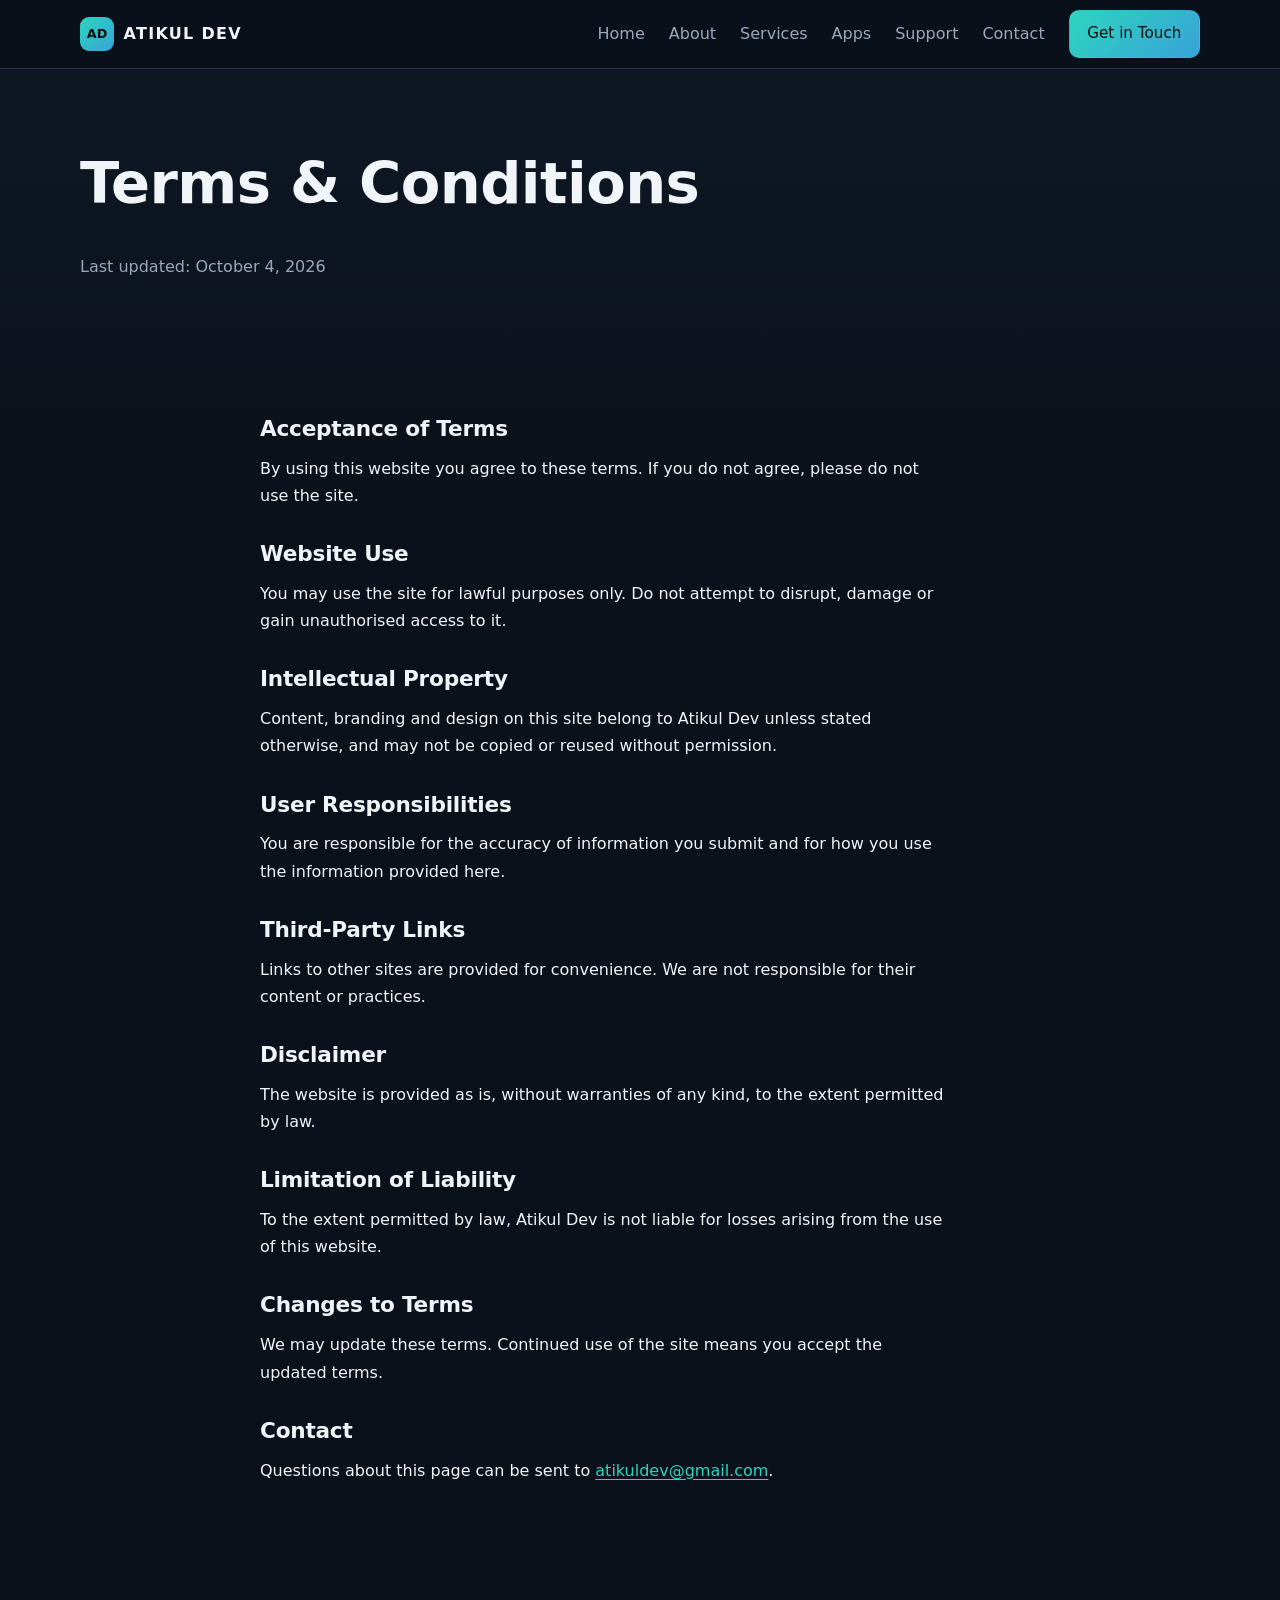
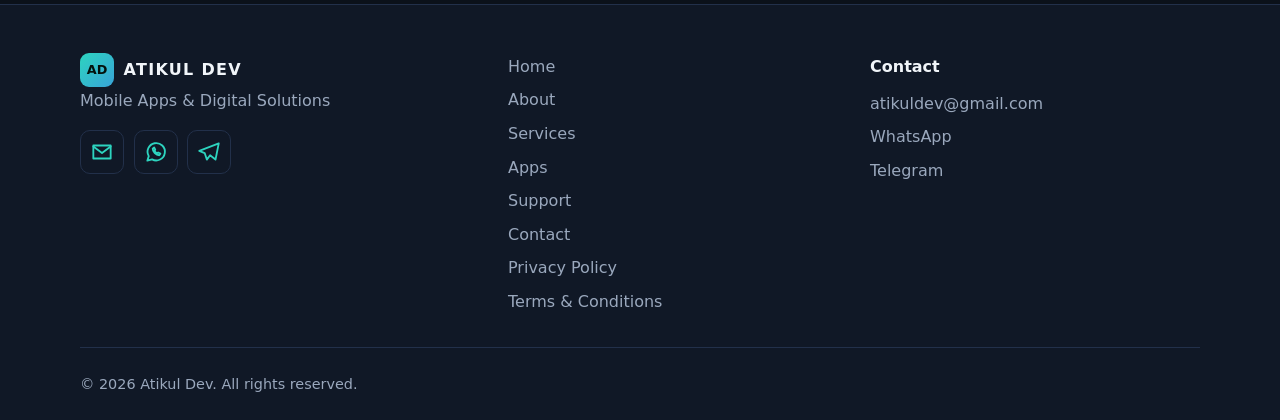
<file: terms.html>
<!DOCTYPE html>
<html lang="en">
<head>
<meta charset="UTF-8">
<meta name="viewport" content="width=device-width, initial-scale=1">
<title>Terms &amp; Conditions | Atikul Dev</title>
<meta name="description" content="Terms &amp; Conditions for the Atikul Dev website.">
<link rel="canonical" href="https://atikuldev.online/terms.html">
<meta property="og:type" content="website"><meta property="og:site_name" content="Atikul Dev">
<meta property="og:title" content="Terms &amp; Conditions | Atikul Dev"><meta property="og:description" content="Terms &amp; Conditions for the Atikul Dev website.">
<meta property="og:url" content="https://atikuldev.online/terms.html">
<meta name="theme-color" content="#0b111a">
<link rel="icon" href="favicon.ico" sizes="any"><link rel="icon" href="assets/icons/favicon.svg" type="image/svg+xml">
<link rel="stylesheet" href="assets/css/style.css">
</head>
<body>
<a class="skip" href="#main">Skip to content</a>
<header class="site-header"><div class="wrap bar">
<a class="logo" href="index.html" aria-label="Atikul Dev home"><span class="mark" aria-hidden="true">AD</span>ATIKUL DEV</a>
<nav aria-label="Main navigation"><ul id="menu" class="menu"><li><a href="index.html">Home</a></li><li><a href="about.html">About</a></li><li><a href="services.html">Services</a></li><li><a href="apps.html">Apps</a></li><li><a href="support.html">Support</a></li><li><a href="contact.html">Contact</a></li><li class="menu-cta"><a class="btn btn-sm" href="contact.html">Get in Touch</a></li></ul></nav>
<button class="burger" id="burger" aria-label="Open menu" aria-expanded="false" aria-controls="menu"><span></span><span></span><span></span></button>
</div></header>
<main id="main">
<section class="page-head"><div class="wrap"><h1>Terms &amp; Conditions</h1><p class="muted">Last updated: October 4, 2026</p></div></section><section class="section"><div class="wrap narrow legal"><h2>Acceptance of Terms</h2><p>By using this website you agree to these terms. If you do not agree, please do not use the site.</p><h2>Website Use</h2><p>You may use the site for lawful purposes only. Do not attempt to disrupt, damage or gain unauthorised access to it.</p><h2>Intellectual Property</h2><p>Content, branding and design on this site belong to Atikul Dev unless stated otherwise, and may not be copied or reused without permission.</p><h2>User Responsibilities</h2><p>You are responsible for the accuracy of information you submit and for how you use the information provided here.</p><h2>Third-Party Links</h2><p>Links to other sites are provided for convenience. We are not responsible for their content or practices.</p><h2>Disclaimer</h2><p>The website is provided as is, without warranties of any kind, to the extent permitted by law.</p><h2>Limitation of Liability</h2><p>To the extent permitted by law, Atikul Dev is not liable for losses arising from the use of this website.</p><h2>Changes to Terms</h2><p>We may update these terms. Continued use of the site means you accept the updated terms.</p><h2>Contact</h2><p>Questions about this page can be sent to <a href="mailto:atikuldev@gmail.com">atikuldev@gmail.com</a>.</p></div></section>
</main>
<footer class="site-footer"><div class="wrap fgrid">
<div><a class="logo" href="index.html"><span class="mark" aria-hidden="true">AD</span>ATIKUL DEV</a><p class="muted">Mobile Apps &amp; Digital Solutions</p>
<div class="social"><a href="mailto:atikuldev@gmail.com" aria-label="Email"><svg class="ic" viewBox="0 0 24 24" fill="none" stroke="currentColor" stroke-width="1.700" stroke-linecap="round" stroke-linejoin="round" aria-hidden="true"><path d="M4 6h16v12H4z"/><path d="m4 7 8 6 8-6"/></svg></a><a href="https://wa.me/8801632938703" aria-label="WhatsApp" rel="noopener"><svg class="ic" viewBox="0 0 24 24" fill="none" stroke="currentColor" stroke-width="1.700" stroke-linecap="round" stroke-linejoin="round" aria-hidden="true"><path d="M4 20l1.3-4.2A8 8 0 1 1 8.4 18.8z"/><path d="M9 9c0 3 3 6 6 6l1-1.5-2-1-1 .7c-1-.4-2-1.4-2.400-2.400l.7-1-1-2z"/></svg></a><a href="https://t.me/atikuldev" aria-label="Telegram" rel="noopener"><svg class="ic" viewBox="0 0 24 24" fill="none" stroke="currentColor" stroke-width="1.700" stroke-linecap="round" stroke-linejoin="round" aria-hidden="true"><path d="M21 4 3 11l5 2 2 6 3-4 5 4z"/></svg></a></div></div>
<nav aria-label="Footer navigation"><ul class="flinks"><li><a href="index.html">Home</a></li><li><a href="about.html">About</a></li><li><a href="services.html">Services</a></li><li><a href="apps.html">Apps</a></li><li><a href="support.html">Support</a></li><li><a href="contact.html">Contact</a></li><li><a href="privacy-policy.html">Privacy Policy</a></li><li><a href="terms.html">Terms &amp; Conditions</a></li></ul></nav>
<div><p class="fh">Contact</p><ul class="flinks"><li><a href="mailto:atikuldev@gmail.com">atikuldev@gmail.com</a></li><li><a href="https://wa.me/8801632938703" rel="noopener">WhatsApp</a></li><li><a href="https://t.me/atikuldev" rel="noopener">Telegram</a></li></ul></div>
</div><div class="wrap copy">&copy; 2026 Atikul Dev. All rights reserved.</div></footer>
<script src="assets/js/script.js" defer></script>
</body></html>
</file>
<file: assets/css/style.css>
/* ATIKUL DEV – main stylesheet. Colors are CSS variables: edit them here. */
:root{--bg:#0b111a;--bg2:#101826;--card:#131d2c;--line:#22304a;--text:#f1f5f9;--muted:#9aa8bd;--accent:#2dd4bf;--accent2:#38a3d8;--r:14px}
*{box-sizing:border-box}html{scroll-behavior:smooth;-webkit-text-size-adjust:100%}
body{margin:0;background:var(--bg);color:var(--text);font:400 1rem/1.7 "Segoe UI",system-ui,-apple-system,Roboto,"Helvetica Neue",Arial,sans-serif;overflow-x:hidden;
background-image:linear-gradient(180deg,#0f1826 0,#0b111a 520px)}
img,svg{max-width:100%}a{color:var(--accent);text-underline-offset:3px}
h1,h2,h3{line-height:1.2;margin:0 0 .6em;letter-spacing:-.01em}
h1{font-size:clamp(2rem,6vw,3.6rem);font-weight:700}h2{font-size:clamp(1.5rem,3.5vw,2.2rem)}h3{font-size:1.15rem}
p{margin:0 0 1em;max-width:68ch}.muted{color:var(--muted)}
.wrap{width:min(1120px,100% - 2rem);margin-inline:auto}.narrow{max-width:760px}
:focus-visible{outline:3px solid var(--accent);outline-offset:3px;border-radius:4px}
.skip{position:absolute;left:-999px;top:8px;background:var(--accent);color:#04120d;padding:.5rem 1rem;z-index:100}.skip:focus{left:8px}
.site-header{position:sticky;top:0;z-index:50;background:rgba(11,17,26,.88);backdrop-filter:blur(12px);-webkit-backdrop-filter:blur(12px);border-bottom:1px solid var(--line)}
.bar{display:flex;align-items:center;justify-content:space-between;min-height:68px}
.logo{display:inline-flex;align-items:center;gap:.6rem;font-weight:700;letter-spacing:.08em;color:var(--text);text-decoration:none}
.mark{display:grid;place-items:center;width:34px;height:34px;border-radius:9px;background:linear-gradient(135deg,var(--accent),var(--accent2));color:#04120d;font-size:.8rem;letter-spacing:0}
.menu{display:flex;align-items:center;gap:1.5rem;list-style:none;margin:0;padding:0}
.menu a:not(.btn){color:var(--muted);text-decoration:none;padding:.4rem 0;border-bottom:2px solid transparent}
.menu a:not(.btn):hover,.menu a[aria-current=page]{color:var(--text);border-color:var(--accent)}
.btn{display:inline-block;background:linear-gradient(135deg,var(--accent),var(--accent2));color:#04120d;font:600 1rem/1 inherit;padding:.95rem 1.5rem;border-radius:10px;border:1px solid transparent;text-decoration:none;cursor:pointer;min-height:46px;transition:transform .2s,box-shadow .2s}
.btn:hover{transform:translateY(-2px);box-shadow:0 8px 24px rgba(34,166,179,.25)}
.btn-ghost{background:transparent;color:var(--text);border-color:var(--line)}.btn-ghost:hover{border-color:var(--accent);box-shadow:none}
.btn-sm{padding:.65rem 1.1rem;min-height:40px;font-size:.95rem}.btn-ic{display:inline-flex;align-items:center;gap:.6rem}
.ic{width:26px;height:26px;color:var(--accent);flex:none}.btn-ic .ic{width:20px;height:20px}
.burger{display:none;background:none;border:1px solid var(--line);border-radius:10px;width:46px;height:46px;cursor:pointer;padding:0;flex-direction:column;justify-content:center;align-items:center;gap:5px}
.burger span{width:22px;height:2px;background:var(--text);transition:.25s}
.burger[aria-expanded=true] span:nth-child(1){transform:translateY(7px) rotate(45deg)}.burger[aria-expanded=true] span:nth-child(2){opacity:0}.burger[aria-expanded=true] span:nth-child(3){transform:translateY(-7px) rotate(-45deg)}
.hero{padding:clamp(3rem,9vw,7rem) 0}.hgrid{display:grid;grid-template-columns:1.15fr .85fr;gap:3rem;align-items:center}
.lead{font-size:clamp(1.05rem,2vw,1.25rem);color:var(--muted)}.actions{display:flex;flex-wrap:wrap;gap:.9rem;margin-top:1.8rem}
.hero-art{width:100%;max-width:380px;height:auto;display:block;margin-inline:auto;animation:float 7s ease-in-out infinite}
@keyframes float{50%{transform:translateY(-10px)}}
.page-head{padding:clamp(2.5rem,7vw,5rem) 0 1rem}.section{padding:clamp(2.5rem,6vw,4.5rem) 0}.alt{background:var(--bg2);border-block:1px solid var(--line)}
.grid3{display:grid;grid-template-columns:repeat(auto-fit,minmax(min(100%,280px),1fr));gap:1.25rem}
.card{background:linear-gradient(160deg,rgba(255,255,255,.04),rgba(255,255,255,.01)),var(--card);border:1px solid var(--line);border-radius:var(--r);padding:1.6rem;box-shadow:0 10px 30px rgba(0,0,0,.25);transition:border-color .2s}
.card:hover{border-color:rgba(52,211,153,.5)}.card p{color:var(--muted);margin:0}.card .ic{margin-bottom:.9rem}
.link-card{display:block;color:inherit;text-decoration:none;overflow-wrap:anywhere}
.app .meta{margin:1rem 0}.app-icon{width:56px;height:56px;border-radius:14px;border:1px dashed var(--line);display:grid;place-items:center;margin-bottom:1rem}.app-icon .ic{margin:0}
.more{margin-top:1.5rem}.note{margin-top:1.5rem;color:var(--muted);font-size:.92rem}
.two{display:grid;grid-template-columns:1fr 1fr;gap:3rem;align-items:start}.panel{background:var(--card);border:1px solid var(--line);border-radius:var(--r);padding:1.5rem}
.stack{display:flex;flex-direction:column;gap:.8rem;max-width:260px}
.form{background:var(--card);border:1px solid var(--line);border-radius:var(--r);padding:1.5rem}
.field{margin-bottom:1.1rem}label{display:block;font-weight:600;margin-bottom:.4rem}
input,textarea{width:100%;background:var(--bg);color:var(--text);border:1px solid var(--line);border-radius:10px;padding:.8rem 1rem;font:inherit;min-height:46px}
input[aria-invalid=true],textarea[aria-invalid=true]{border-color:#f87171}.err{display:block;color:#fca5a5;font-size:.88rem;min-height:1.2em}.status{margin:1rem 0 0;color:var(--accent)}
.legal h2{font-size:1.35rem;margin-top:2rem}
.site-footer{border-top:1px solid var(--line);background:var(--bg2);margin-top:2rem;padding-top:3rem}
.fgrid{display:grid;grid-template-columns:1.2fr 1fr 1fr;gap:2rem}.flinks{list-style:none;margin:0;padding:0;display:grid;gap:.4rem}.flinks a{color:var(--muted);text-decoration:none;overflow-wrap:anywhere}.flinks a:hover{color:var(--accent)}
.fh{font-weight:600;margin-bottom:.6rem}.social{display:flex;gap:.6rem}.social a{width:44px;height:44px;border:1px solid var(--line);border-radius:10px;display:grid;place-items:center}.social a:hover{border-color:var(--accent)}.social .ic{margin:0}
.copy{padding:1.5rem 0;margin-top:2rem;border-top:1px solid var(--line);color:var(--muted);font-size:.9rem}
@media(max-width:900px){.hgrid,.two,.fgrid{grid-template-columns:1fr}.hero-visual{order:-1}.hero-art{max-width:260px}.fgrid{gap:1.8rem}}
@media(max-width:820px){.burger{display:flex}
.menu{position:absolute;left:0;right:0;top:100%;flex-direction:column;align-items:stretch;gap:0;background:var(--bg);border-bottom:1px solid var(--line);padding:.5rem 1rem 1rem;display:none}
.menu.open{display:flex}.menu li a:not(.btn){display:block;padding:.9rem .25rem;border-bottom:1px solid var(--line)}.menu-cta{margin-top:.8rem}.menu-cta .btn{display:block;text-align:center}}
@media(max-width:380px){.actions .btn{width:100%;text-align:center}.card{padding:1.2rem}}
@media(prefers-reduced-motion:reduce){*{animation:none!important;transition:none!important;scroll-behavior:auto!important}}
</file>
